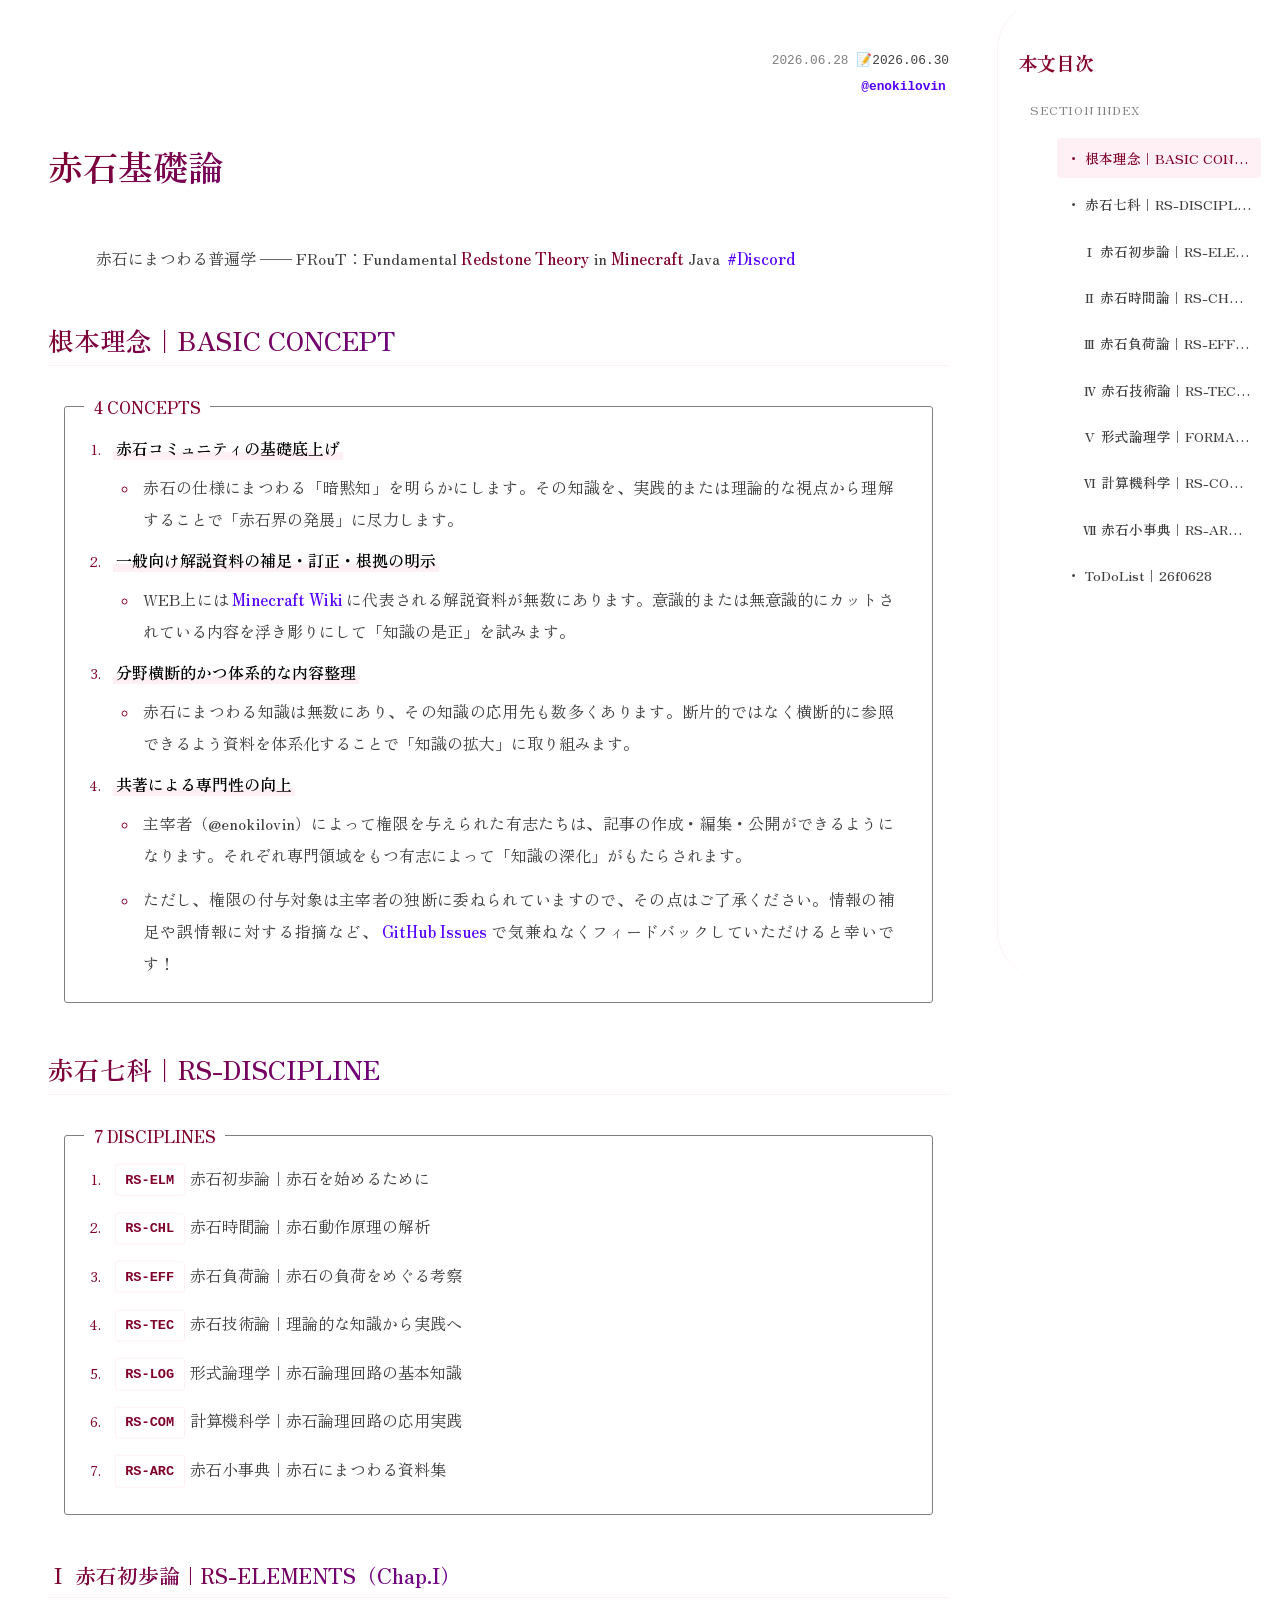
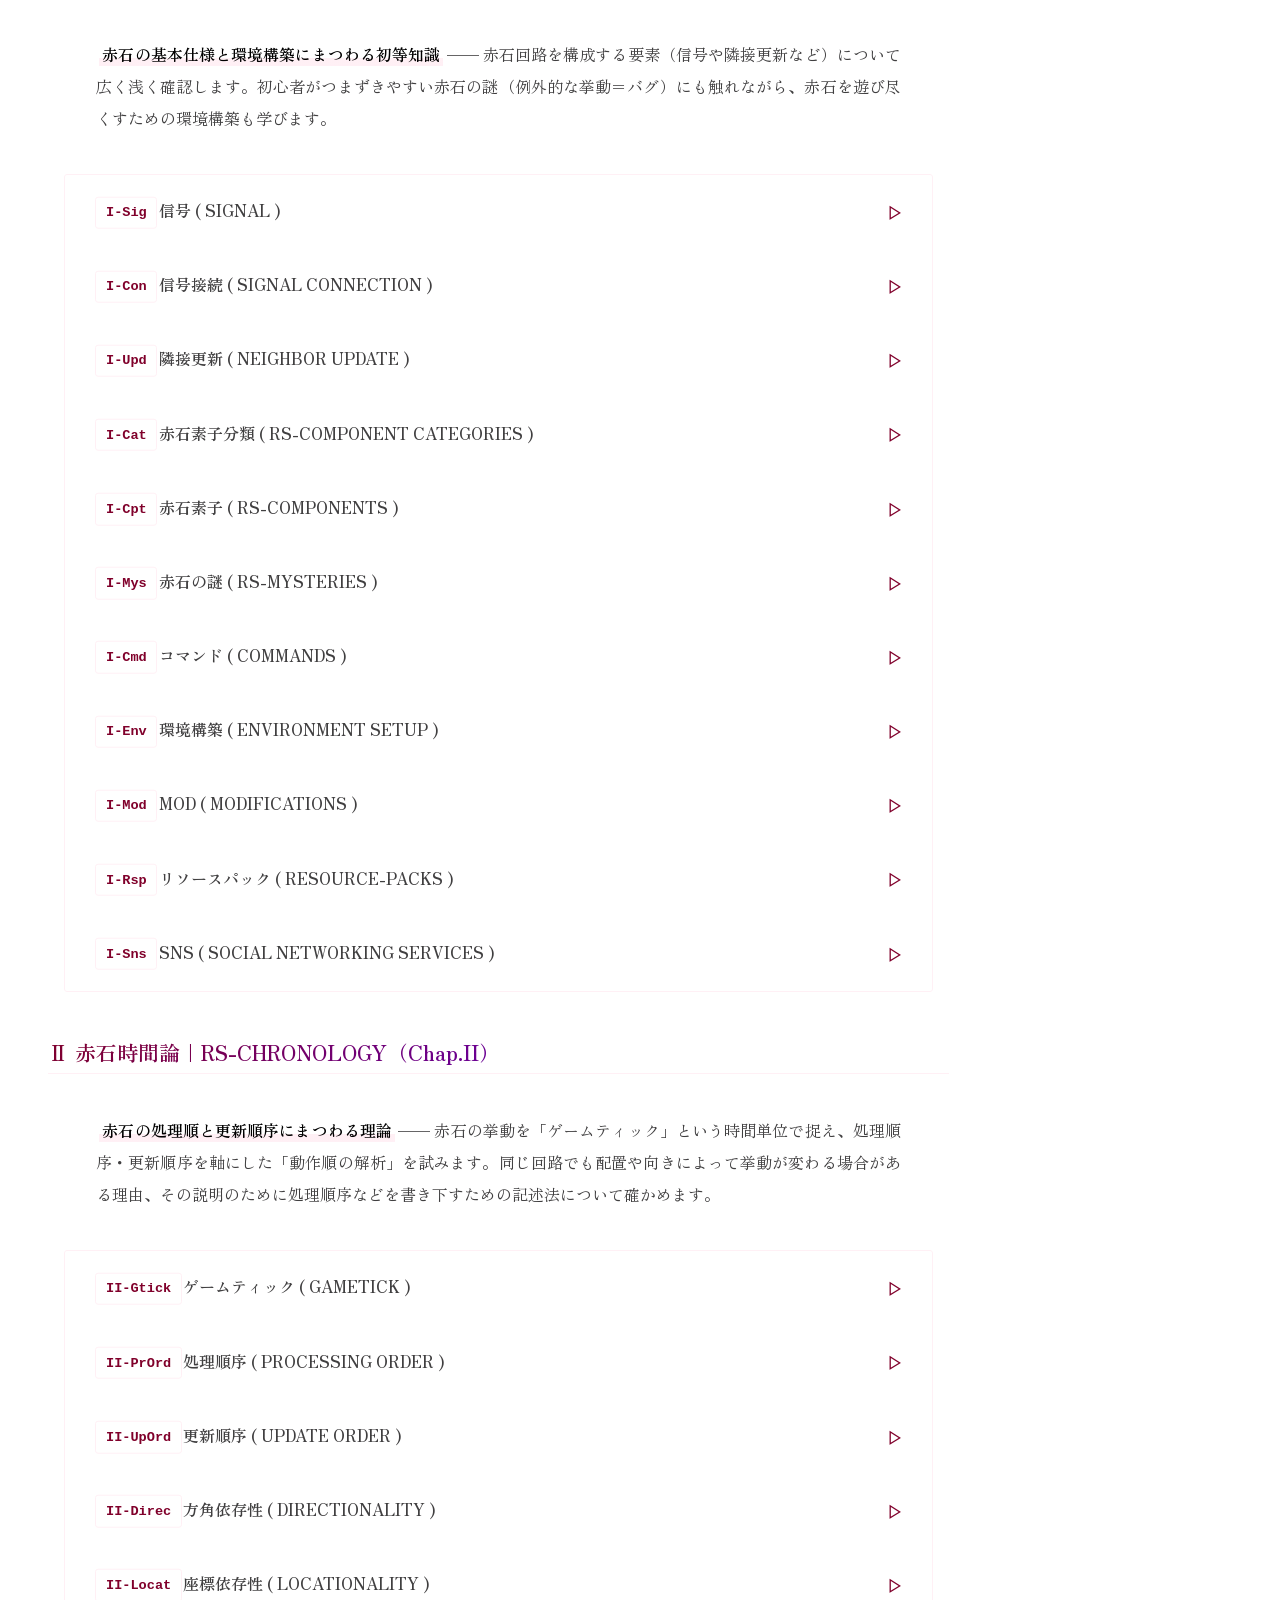
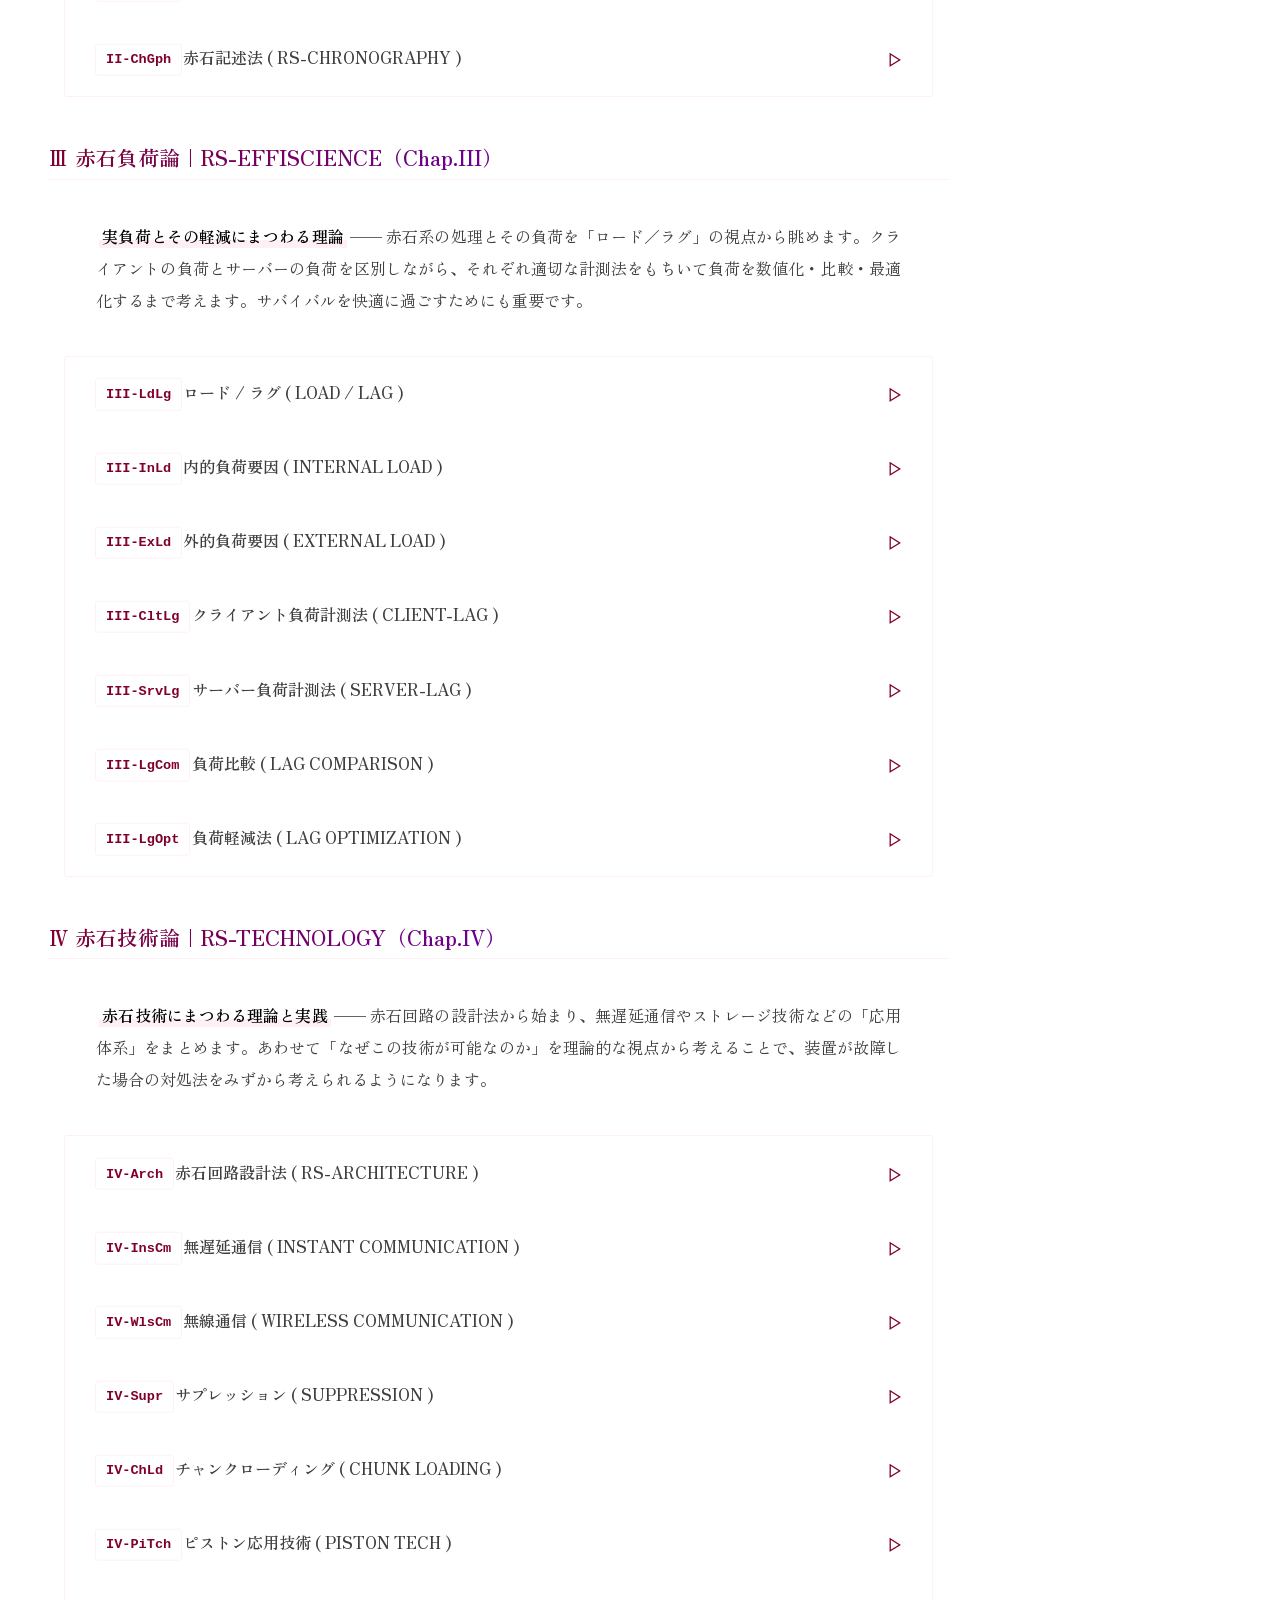
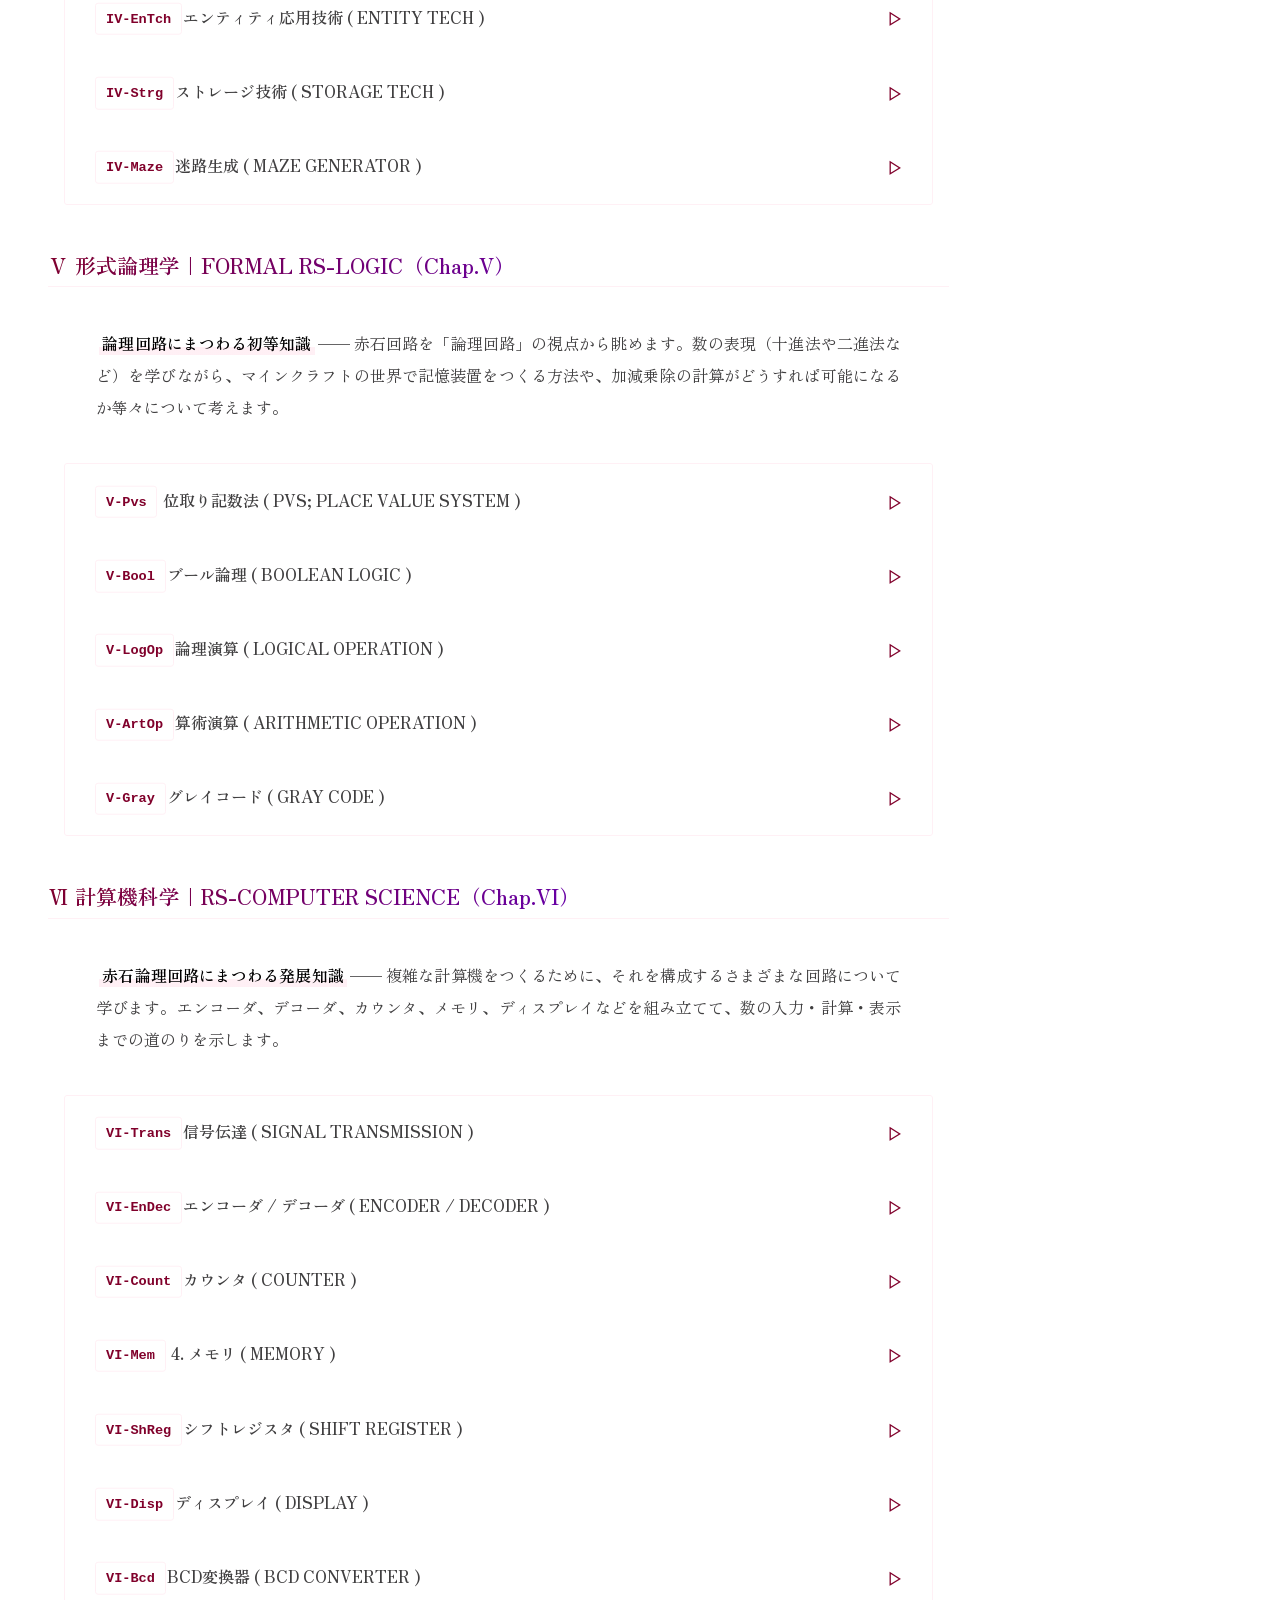
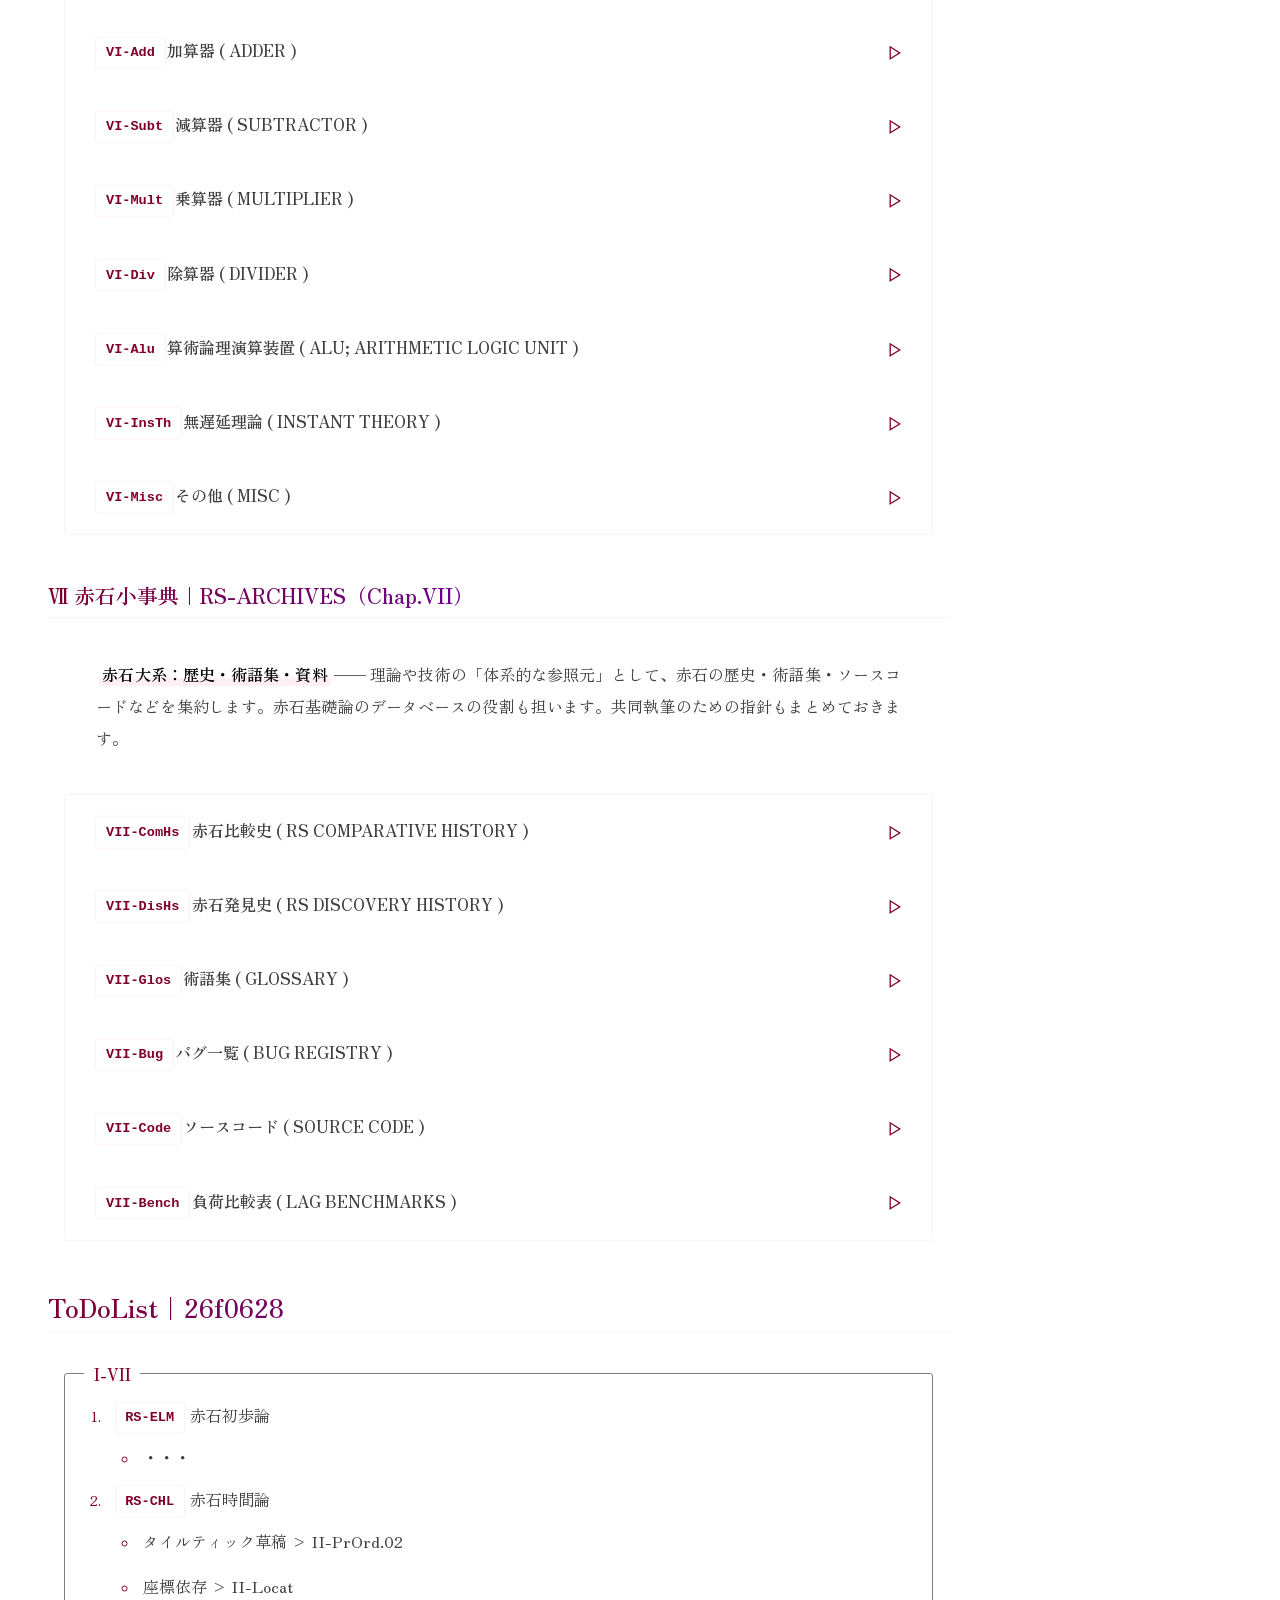
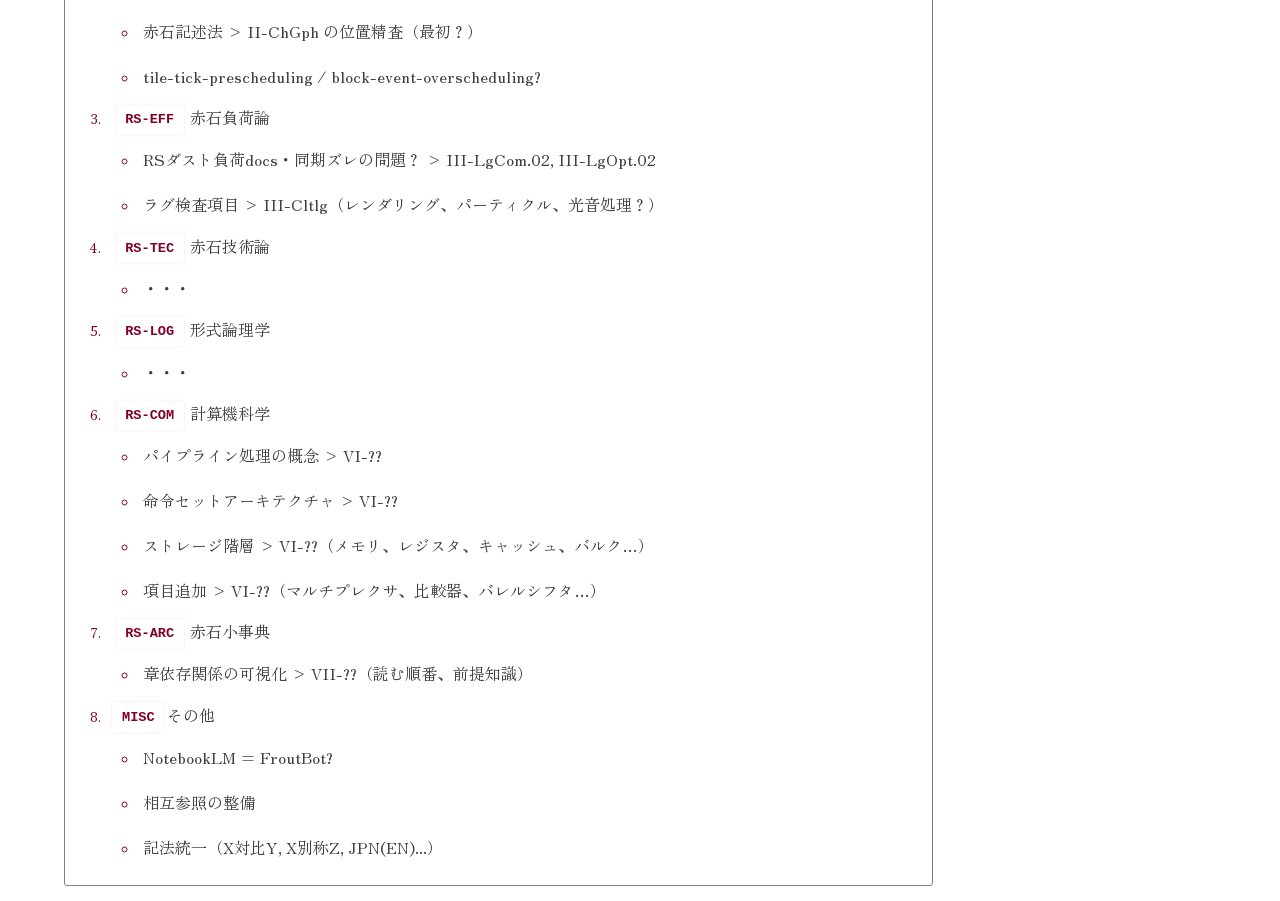
<file: index.html>
<!DOCTYPE html>
<html lang="ja">
<head>
    <meta charset="UTF-8">
    <meta name="viewport" content="width=device-width, initial-scale=1.0">
    <title>赤石基礎論｜Frout</title>
    <link rel="stylesheet" href="./css/frout-style.css">
    <script src="./js/frout-script.js" defer></script>
</head>
<body>

    <header>
        <div class="frout-timestamp">
            <time datetime="2026-06-28">2026.06.28</time>
            <time datetime="2026-06-30">📝2026.06.30</time>
            <br><a href="https://x.com/enokilovin" target="_blank" rel="noopener noreferrer">@enokilovin</a>
        </div>
        <h1>赤石基礎論</h1>
        <p>赤石にまつわる普遍学 —— FRouT：Fundamental <strong>Redstone Theory</strong> in <strong>Minecraft</strong> Java <a href="https://enokilovin.github.io/ArcFrout/misc/invitation" target="_blank" rel="noopener noreferrer">#Discord</a></p>
    </header>

    <section>
        <h2 id="basic-concept">根本理念｜BASIC CONCEPT</h2>
        <div class="frout-list">
            <div>4 CONCEPTS</div>
            <ol>
                <li><mark>赤石コミュニティの基礎底上げ</mark>
                    <ul>
                        <li>赤石の仕様にまつわる「暗黙知」を明らかにします。その知識を、実践的または理論的な視点から理解することで「赤石界の発展」に尽力します。</li>
                    </ul>
                </li>
                <li><mark>一般向け解説資料の補足・訂正・根拠の明示</mark>
                    <ul>
                        <li>WEB上には<a href="https://minecraft.wiki/" target="_blank" rel="noopener noreferrer">Minecraft Wiki</a>に代表される解説資料が無数にあります。意識的または無意識的にカットされている内容を浮き彫りにして「知識の是正」を試みます。</li>
                    </ul>
                </li>
                <li><mark>分野横断的かつ体系的な内容整理</mark>
                    <ul>
                        <li>赤石にまつわる知識は無数にあり、その知識の応用先も数多くあります。断片的ではなく横断的に参照できるよう資料を体系化することで「知識の拡大」に取り組みます。</li>
                    </ul>
                </li>
                <li><mark>共著による専門性の向上</mark>
                    <ul>
                        <li>主宰者（@enokilovin）によって権限を与えられた有志たちは、記事の作成・編集・公開ができるようになります。それぞれ専門領域をもつ有志によって「知識の深化」がもたらされます。</li>
                        <li>ただし、権限の付与対象は主宰者の独断に委ねられていますので、その点はご了承ください。情報の補足や誤情報に対する指摘など、<a href="https://github.com/enokilovin/arcfrout/issues" target="_blank" rel="noopener noreferrer">GitHub Issues</a>で気兼ねなくフィードバックしていただけると幸いです！</li>
                    </ul>
                </li>
            </ol>
        </div>
    </section>

    <section>
        <h2 id="7-disciplines">赤石七科｜RS-DISCIPLINE</h2>
        <div class="frout-list">
            <div>7 DISCIPLINES</div>
            <ol>
                <li><a href="#rs-elm"><span class="badge-xref">RS-ELM</span></a>赤石初歩論｜赤石を始めるために</li>
                <li><a href="#rs-chl"><span class="badge-xref">RS-CHL</span></a>赤石時間論｜赤石動作原理の解析</li>
                <li><a href="#rs-eff"><span class="badge-xref">RS-EFF</span></a>赤石負荷論｜赤石の負荷をめぐる考察</li>
                <li><a href="#rs-tec"><span class="badge-xref">RS-TEC</span></a>赤石技術論｜理論的な知識から実践へ</li>
                <li><a href="#rs-log"><span class="badge-xref">RS-LOG</span></a>形式論理学｜赤石論理回路の基本知識</li>
                <li><a href="#rs-com"><span class="badge-xref">RS-COM</span></a>計算機科学｜赤石論理回路の応用実践</li>
                <li><a href="#rs-arc"><span class="badge-xref">RS-ARC</span></a>赤石小事典｜赤石にまつわる資料集</li>
            </ol>
        </div>

        <h3 id="rs-elm">Ⅰ 赤石初歩論｜RS-ELEMENTS（Chap.I）</h3>
        <p><mark>赤石の基本仕様と環境構築にまつわる初等知識</mark>—— 赤石回路を構成する要素（信号や隣接更新など）について広く浅く確認します。初心者がつまずきやすい赤石の謎（例外的な挙動＝バグ）にも触れながら、赤石を遊び尽くすための環境構築も学びます。</p>
        <div class="frout-accordion">
            <details>
                <summary><span class="badge-xref">I-Sig</span>信号 ( SIGNAL )</summary>
                <p>赤石の信号について、ON/OFFの概念や信号強度、動力源化と活性化の違いといった視点から眺めます。</p>
            </details>
            <details>
                <summary><span class="badge-xref">I-Con</span>信号接続 ( SIGNAL CONNECTION )</summary>
                <p>信号の伝わり方について、直接的または間接的な接続方法の違いを理解します。</p>
            </details>
            <details>
                <summary><span class="badge-xref">I-Upd</span>隣接更新 ( NEIGHBOR UPDATE )</summary>
                <p>ブロックの状態変化がまわりに伝播する「アップデート」の仕組みを紐解きます。</p>
            </details>
            <details>
                <summary><span class="badge-xref">I-Cat</span>赤石素子分類 ( RS-COMPONENT CATEGORIES )</summary>
                <p>ブロックの性質にもとづいて赤石素子を分類します。</p>
            </details>
            <details>
                <summary><span class="badge-xref">I-Cpt</span>赤石素子 ( RS-COMPONENTS )</summary>
                <p>リピーターやピストンなどの赤石素子にまつわる個別仕様をまとめます。</p>
            </details>
            <details>
                <summary><span class="badge-xref">I-Mys</span>赤石の謎 ( RS-MYSTERIES )</summary>
                <p>方角依存、準接続、透過ブロックの挙動など、直感に反する仕様について理解することで、実践的な力を身につけます。</p>
            </details>
            <details>
                <summary><span class="badge-xref">I-Cmd</span>コマンド ( COMMANDS )</summary>
                <p>赤石回路の開発やその検証に役立つ必須コマンドを紹介します。</p>
            </details>
            <details>
                <summary><span class="badge-xref">I-Env</span>環境構築 ( ENVIRONMENT SETUP )</summary>
                <p>赤石用ワールドの構築からルール設定まで把握して、開発に最適な環境を整えます。</p>
            </details>
            <details>
                <summary><span class="badge-xref">I-Mod</span>MOD ( MODIFICATIONS )</summary>
                <p>Carpet, Litematica, MiniHUDなど、赤石の開発と検証を最大限補助するMODについて紹介します。</p>
            </details>
            <details>
                <summary><span class="badge-xref">I-Rsp</span>リソースパック ( RESOURCE-PACKS )</summary>
                <p>信号強度の可視化やブロックの設置方向の判別など、視認性を上げて開発効率を高めるリソースパックについて紹介します。</p>
            </details>
            <details>
                <summary><span class="badge-xref">I-Sns</span>SNS ( SOCIAL NETWORKING SERVICES )</summary>
                <p>国内外の赤石コミュニティを知り、情報を収集して、知見を共有する方法についてまとめています。</p>
            </details>
        </div>

        <h3 id="rs-chl">Ⅱ 赤石時間論｜RS-CHRONOLOGY（Chap.II）</h3>
        <p><mark>赤石の処理順と更新順序にまつわる理論</mark>—— 赤石の挙動を「ゲームティック」という時間単位で捉え、処理順序・更新順序を軸にした「動作順の解析」を試みます。同じ回路でも配置や向きによって挙動が変わる場合がある理由、その説明のために処理順序などを書き下すための記述法について確かめます。</p>
        <div class="frout-accordion">
            <details>
                <summary><span class="badge-xref">II-Gtick</span>ゲームティック ( GAMETICK )</summary>
                <p>時間の基本単位であるゲームティック（gt）について、リアルタイムとの違いや各フェーズなどに触れながら理解を深めます。</p>
            </details>
            <details>
                <summary><span class="badge-xref">II-PrOrd</span>処理順序 ( PROCESSING ORDER )</summary>
                <p>同一ティック内における各処理フェーズ（PI, ST, BE, EN, TE）の実行サイクルを詳述します。</p>
            </details>
            <details>
                <summary><span class="badge-xref">II-UpOrd</span>更新順序 ( UPDATE ORDER )</summary>
                <p>同一フェーズ内で複数のブロックが同時に動くとき、何が優先されるかをアップデートの順序という視点から眺めます。</p>
            </details>
            <details>
                <summary><span class="badge-xref">II-Direc</span>方角依存性 ( DIRECTIONALITY )</summary>
                <p>「装置を90度回転すると故障する」といった方角にまつわる動作模様の違いとその対処法を、アップデートの送受信から紐解きます。</p>
            </details>
            <details>
                <summary><span class="badge-xref">II-Locat</span>座標依存性 ( LOCATIONALITY )</summary>
                <p>「装置の場所を移すと故障する」といった位置座標にまつわる動作模様の違いとその対処法を、HashSetという仕組みから紐解きます。</p>
            </details>
            <details>
                <summary><span class="badge-xref">II-ChGph</span>赤石記述法 ( RS-CHRONOGRAPHY )</summary>
                <p>複雑な処理順や更新順を正確に言語化（可視化）するために考案された、タイムライン形式での専用記法「RSC」を紹介します。</p>
            </details>
        </div>

        <h3 id="rs-eff">Ⅲ 赤石負荷論｜RS-EFFISCIENCE（Chap.III）</h3>
        <p><mark>実負荷とその軽減にまつわる理論</mark>—— 赤石系の処理とその負荷を「ロード／ラグ」の視点から眺めます。クライアントの負荷とサーバーの負荷を区別しながら、それぞれ適切な計測法をもちいて負荷を数値化・比較・最適化するまで考えます。サバイバルを快適に過ごすためにも重要です。</p>
        <div class="frout-accordion">
            <details>
                <summary><span class="badge-xref">III-LdLg</span>ロード / ラグ ( LOAD / LAG )</summary>
                <p>負荷の分類から始めて、それぞれの負荷の影響（ラグ）や計測法について理解します。</p>
            </details>
            <details>
                <summary><span class="badge-xref">III-InLd</span>内的負荷要因 ( INTERNAL LOAD )</summary>
                <p>赤石素子、光や音、チャンクにまつわる処理など、ワールド内部で発生する処理の負荷要因を探ります。</p>
            </details>
            <details>
                <summary><span class="badge-xref">III-ExLd</span>外的負荷要因 ( EXTERNAL LOAD )</summary>
                <p>オートセーブ、バージョンの違い、MODの有無など、ワールド外部で起こりうる処理の負荷要因を探ります。</p>
            </details>
            <details>
                <summary><span class="badge-xref">III-CltLg</span>クライアント負荷計測法 ( CLIENT-LAG )</summary>
                <p>画面のレンダリングやパーティクル処理などがクライアント側に与える負荷を計測します。</p>
            </details>
            <details>
                <summary><span class="badge-xref">III-SrvLg</span>サーバー負荷計測法 ( SERVER-LAG )</summary>
                <p>アップデート送信数や信号源探索、形状変化、当たり判定の変化などがサーバー側に与える負荷を計測します。</p>
            </details>
            <details>
                <summary><span class="badge-xref">III-LgCom</span>負荷比較 ( LAG COMPARISON )</summary>
                <p>さまざまな負荷を各素子や各環境のレベルで比較してまとめることで、次の負荷軽減法に繋げていきます。</p>
            </details>
            <details>
                <summary><span class="badge-xref">III-LgOpt</span>負荷軽減法 ( LAG OPTIMIZATION )</summary>
                <p>以上の検証にもとづき素子の置き換えやMODを用いるなどして、総合的な負荷軽減策を提案します。</p>
            </details>
        </div>

        <h3 id="rs-tec">Ⅳ 赤石技術論｜RS-TECHNOLOGY（Chap.IV）</h3>
        <p><mark>赤石技術にまつわる理論と実践</mark>—— 赤石回路の設計法から始まり、無遅延通信やストレージ技術などの「応用体系」をまとめます。あわせて「なぜこの技術が可能なのか」を理論的な視点から考えることで、装置が故障した場合の対処法をみずから考えられるようになります。</p>
        <div class="frout-accordion">
            <details>
                <summary><span class="badge-xref">IV-Arch</span>赤石回路設計法 ( RS-ARCHITECTURE )</summary>
                <p>赤石回路設計における小型化、高速化、並列化、サバイバルでの壊れにくさ、動作デバッグの手法などをまとめています。</p>
            </details>
            <details>
                <summary><span class="badge-xref">IV-InsCm</span>無遅延通信 ( INSTANT COMMUNICATION )</summary>
                <p>リピーター、レール、コンパレーターなどを利用して、信号を無遅延で（瞬時に）伝える技術について解説します。</p>
            </details>
            <details>
                <summary><span class="badge-xref">IV-WlsCm</span>無線通信 ( WIRELESS COMMUNICATION )</summary>
                <p>日照センサーやアイテムエンティティ等を利用したワイヤレス通信法について解説します。</p>
            </details>
            <details>
                <summary><span class="badge-xref">IV-Supr</span>サプレッション ( SUPPRESSION )</summary>
                <p>アップデートのサプレッションやスキップなど、ゲームの更新処理を意図的に抑制・遮断する高度な技術を扱います。</p>
            </details>
            <details>
                <summary><span class="badge-xref">IV-ChLd</span>チャンクローディング ( CHUNK LOADING )</summary>
                <p>特定回路をつねに動作させるためのチャンク読み込み維持技術について理解を深めます。</p>
            </details>
            <details>
                <summary><span class="badge-xref">IV-PiTch</span>ピストン応用技術 ( PISTON TECH )</summary>
                <p>自動ドア、エレベーター、フライングマシン、ピストンボルトなどのピストンにまつわる応用技術について紹介します。</p>
            </details>
            <details>
                <summary><span class="badge-xref">IV-EnTch</span>エンティティ応用技術 ( ENTITY TECH )</summary>
                <p>レール増殖やTNT増殖、TNTキャノンや3Dディスプレイなどのエンティティにまつわる応用技術を紹介します。</p>
            </details>
            <details>
                <summary><span class="badge-xref">IV-Strg</span>ストレージ技術 ( STORAGE TECH )</summary>
                <p>水流、ホッパー、ドロッパー、論理回路などを複合的に組み合わせた、高度なアイテム輸送・保管技術を紹介します。</p>
            </details>
            <details>
                <summary><span class="badge-xref">IV-Maze</span>迷路生成 ( MAZE GENERATOR )</summary>
                <p>赤石回路のみでアルゴリズムを処理し、自動で迷路を生成する回路の仕組みを明らかにします。</p>
            </details>
        </div>

        <h3 id="rs-log">Ⅴ 形式論理学｜FORMAL RS-LOGIC（Chap.V）</h3>
        <p><mark>論理回路にまつわる初等知識</mark>—— 赤石回路を「論理回路」の視点から眺めます。数の表現（十進法や二進法など）を学びながら、マインクラフトの世界で記憶装置をつくる方法や、加減乗除の計算がどうすれば可能になるか等々について考えます。</p>
        <div class="frout-accordion">
            <details>
                <summary><span class="badge-xref">V-Pvs</span> 位取り記数法 ( PVS; PLACE VALUE SYSTEM )</summary>
                <p>赤石で「数」を扱うために、2進数、10進数、16進数、2進化10進数（BCD）の表現方法を学びます。</p>
            </details>
            <details>
                <summary><span class="badge-xref">V-Bool</span>ブール論理 ( BOOLEAN LOGIC )</summary>
                <p>真と偽という論理の世界を「数」の世界に繋ぎ合わせる、論理演算の基礎を扱います。</p>
            </details>
            <details>
                <summary><span class="badge-xref">V-LogOp</span>論理演算 ( LOGICAL OPERATION )</summary>
                <p>組み合わせ論理（AND, OR, NOTなど）による演算と、順序論理による記憶の仕組みを解説します。</p>
            </details>
            <details>
                <summary><span class="badge-xref">V-ArtOp</span>算術演算 ( ARITHMETIC OPERATION )</summary>
                <p>加減乗除を赤石で実現する方法や、実数の表現方法を紹介します。</p>
            </details>
            <details>
                <summary><span class="badge-xref">V-Gray</span>グレイコード ( GRAY CODE )</summary>
                <p>エラーに強い符号化技術の概要を学びます。</p>
            </details>
        </div>

        <h3 id="rs-com">Ⅵ 計算機科学｜RS-COMPUTER SCIENCE（Chap.VI）</h3>
        <p><mark>赤石論理回路にまつわる発展知識</mark>—— 複雑な計算機をつくるために、それを構成するさまざまな回路について学びます。エンコーダ、デコーダ、カウンタ、メモリ、ディスプレイなどを組み立てて、数の入力・計算・表示までの道のりを示します。</p>
        <div class="frout-accordion">
            <details>
                <summary><span class="badge-xref">VI-Trans</span>信号伝達 ( SIGNAL TRANSMISSION )</summary>
                <p>各数値表現、各パルス長、直列並列、無遅延の信号伝達などについて理解を深めます。</p>
            </details>
            <details>
                <summary><span class="badge-xref">VI-EnDec</span>エンコーダ / デコーダ ( ENCODER / DECODER )</summary>
                <p>データの圧縮や復元、相互変換などをおこなう回路を設計します。</p>
            </details>
            <details>
                <summary><span class="badge-xref">VI-Count</span>カウンタ ( COUNTER )</summary>
                <p>パルスを検出するたびに、内部の数値を1ずつ加算・維持する回路を設計します。</p>
            </details>
            <details>
                <summary><span class="badge-xref">VI-Mem</span> 4. メモリ ( MEMORY )</summary>
                <p>データを一時的あるいは永続的に保持する記憶装置を設計します。</p>
            </details>
            <details>
                <summary><span class="badge-xref">VI-ShReg</span>シフトレジスタ ( SHIFT REGISTER )</summary>
                <p>データを一定方向にシフトさせる記憶装置を設計します。</p>
            </details>
            <details>
                <summary><span class="badge-xref">VI-Disp</span>ディスプレイ ( DISPLAY )</summary>
                <p>7セグメント、16セグメント、ビットマップによるデータのディスプレイ装置を設計します。</p>
            </details>
            <details>
                <summary><span class="badge-xref">VI-Bcd</span>BCD変換器 ( BCD CONVERTER )</summary>
                <p>計算しやすい2進数と、ディスプレイに表示しやすい10進数、この中間にある「2進化10進数（BCD）」にデータを変換する装置を設計します。</p>
            </details>
            <details>
                <summary><span class="badge-xref">VI-Add</span>加算器 ( ADDER )</summary>
                <p>赤石で「加算」を実現するための半加算器や全加算器を知ったうえで、CLAやCCAなどの計算高速化技術を学びます。</p>
            </details>
            <details>
                <summary><span class="badge-xref">VI-Subt</span>減算器 ( SUBTRACTOR )</summary>
                <p>補数表現などを利用して、加算器をベースに減算を実現する回路を設計します。</p>
            </details>
            <details>
                <summary><span class="badge-xref">VI-Mult</span>乗算器 ( MULTIPLIER )</summary>
                <p>加算の反復やシフト演算によって、赤石で乗算を実現します。</p>
            </details>
            <details>
                <summary><span class="badge-xref">VI-Div</span>除算器 ( DIVIDER )</summary>
                <p>減算の反復やシフト演算によって、赤石で除算を実現します。</p>
            </details>
            <details>
                <summary><span class="badge-xref">VI-Alu</span>算術論理演算装置 ( ALU; ARITHMETIC LOGIC UNIT )</summary>
                <p>さまざまな演算を総合的に処理する、計算機の中枢を構築します。</p>
            </details>
            <details>
                <summary><span class="badge-xref">VI-InsTh</span>無遅延理論 ( INSTANT THEORY )</summary>
                <p>無遅延計算機の仕組みを理解します。</p>
            </details>
            <details>
                <summary><span class="badge-xref">VI-Misc</span>その他 ( MISC )</summary>
                <p>その他、計算機科学のカテゴリに属する応用回路をまとめます。</p>
            </details>
        </div>

        <h3 id="rs-arc">Ⅶ 赤石小事典｜RS-ARCHIVES（Chap.VII）</h3>
        <p><mark>赤石大系：歴史・術語集・資料</mark>—— 理論や技術の「体系的な参照元」として、赤石の歴史・術語集・ソースコードなどを集約します。赤石基礎論のデータベースの役割も担います。共同執筆のための指針もまとめておきます。</p>
        <div class="frout-accordion">
            <details>
                <summary><span class="badge-xref">VII-ComHs</span>赤石比較史 ( RS COMPARATIVE HISTORY )</summary>
                <p>Java版と統合版の仕様差異（パリティ）や、バージョン移行にともなう歴史の変遷、世界各国の赤石情勢を扱います。</p>
            </details>
            <details>
                <summary><span class="badge-xref">VII-DisHs</span>赤石発見史 ( RS DISCOVERY HISTORY )</summary>
                <p>無線通信などの歴史的な技術が発見された経緯をまとめています。</p>
            </details>
            <details>
                <summary><span class="badge-xref">VII-Glos</span>術語集 ( GLOSSARY )</summary>
                <p>赤石界隈で登場する用語の定義、訳語の索引や略語の対応表もまとめる辞書です。</p>
            </details>
            <details>
                <summary><span class="badge-xref">VII-Bug</span>バグ一覧 ( BUG REGISTRY )</summary>
                <p>開発するうえで知っておくべき「例外的仕様」をまとめます。</p>
            </details>
            <details>
                <summary><span class="badge-xref">VII-Code</span>ソースコード ( SOURCE CODE )</summary>
                <p>ゲーム内コードの解析方法やその注意点をまとめます。</p>
            </details>
            <details>
                <summary><span class="badge-xref">VII-Bench</span>負荷比較表 ( LAG BENCHMARKS )</summary>
                <p>赤石素子の負荷を測定、一覧化したベンチマーク資料です。</p>
            </details>
        </div>
    </section>

    <section>
        <h2 id="to-do-list">ToDoList｜26f0628</h2>
        <div class="frout-list">
            <div>I-VII</div>
            <ol>
                <li><a href="#rs-elm"><span class="badge-xref">RS-ELM</span></a>赤石初歩論
                    <ul>
                        <li>・・・</li>
                    </ul>
                </li>
                <li><a href="#rs-chl"><span class="badge-xref">RS-CHL</span></a>赤石時間論
                    <ul>
                        <li>タイルティック草稿 > II-PrOrd.02</li>
                        <li>座標依存 > II-Locat</li>
                        <li>赤石記述法 > II-ChGph の位置精査（最初？）</li>
                        <li>tile-tick-prescheduling / block-event-overscheduling?</li>
                    </ul>
                </li>
                <li><a href="#rs-eff"><span class="badge-xref">RS-EFF</span></a>赤石負荷論
                    <ul>
                        <li>RSダスト負荷docs・同期ズレの問題？ > III-LgCom.02, III-LgOpt.02</li>
                        <li>ラグ検査項目 > III-Cltlg（レンダリング、パーティクル、光音処理？）</li>
                    </ul>
                </li>
                <li><a href="#rs-tec"><span class="badge-xref">RS-TEC</span></a>赤石技術論
                    <ul>
                        <li>・・・</li>
                    </ul>
                </li>
                <li><a href="#rs-log"><span class="badge-xref">RS-LOG</span></a>形式論理学
                    <ul>
                        <li>・・・</li>
                    </ul>
                </li>
                <li><a href="#rs-com"><span class="badge-xref">RS-COM</span></a>計算機科学
                    <ul>
                        <li>パイプライン処理の概念 > VI-??</li>
                        <li>命令セットアーキテクチャ > VI-??</li>
                        <li>ストレージ階層 > VI-??（メモリ、レジスタ、キャッシュ、バルク…）</li>
                        <li>項目追加 > VI-??（マルチプレクサ、比較器、バレルシフタ…）</li>
                    </ul>
                </li>
                <li><a href="#rs-arc"><span class="badge-xref">RS-ARC</span></a>赤石小事典
                    <ul>
                        <li>章依存関係の可視化 > VII-??（読む順番、前提知識）</li>
                    </ul>
                </li>
                <li><span class="badge-xref">MISC</span>その他
                    <ul>
                        <li>NotebookLM = FroutBot?</li>
                        <li>相互参照の整備</li>
                        <li>記法統一（X対比Y, X別称Z, JPN(EN)...）</li>
                    </ul>
                </li>
            </ol>
        </div>
    </section>

</body>
</html>
</file>
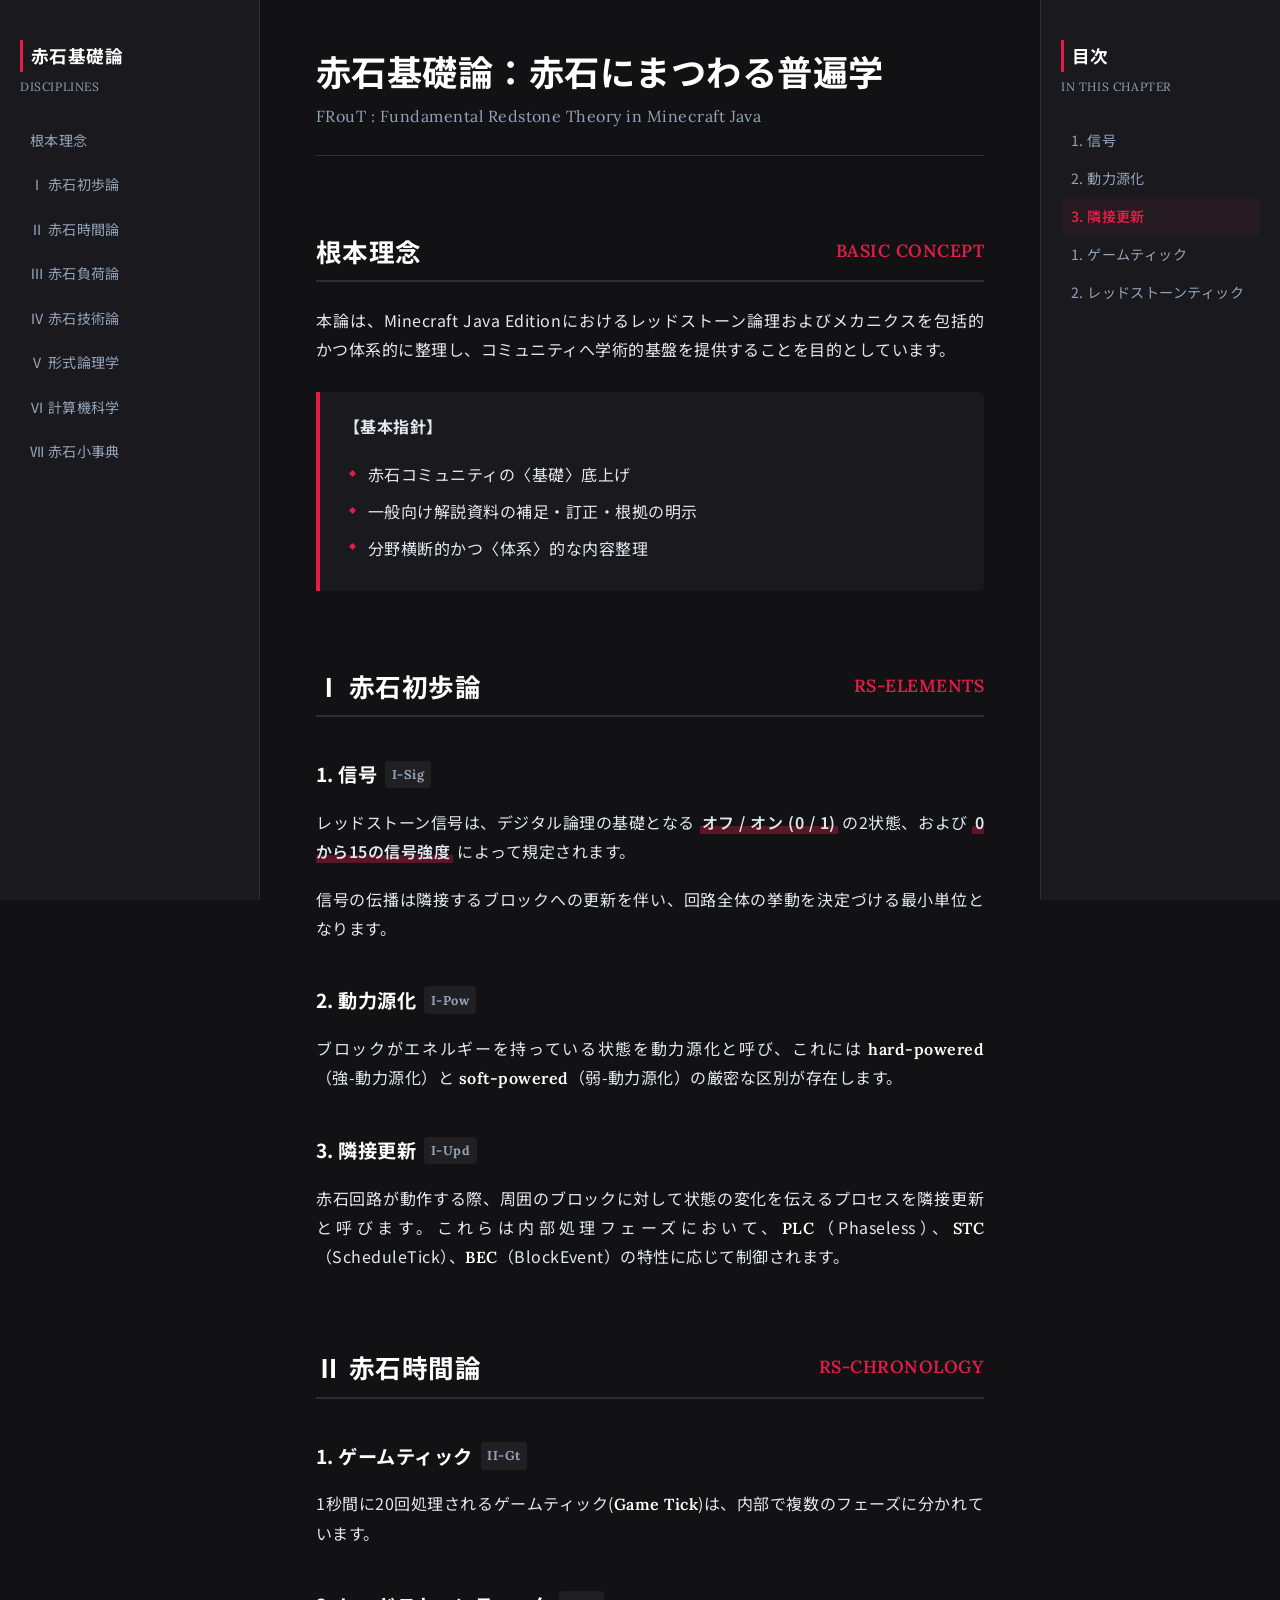
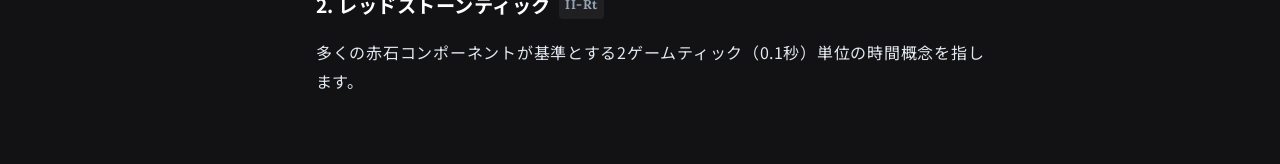
<file: index_old.html>
<!DOCTYPE html>
<html lang="ja">
<head>
    <meta charset="UTF-8">
    <meta name="viewport" content="width=device-width, initial-scale=1.0">
    <title>赤石基礎論：赤石にまつわる普遍学 | FRouT</title>
    <link rel="preconnect" href="https://fonts.googleapis.com">
    <link rel="preconnect" href="https://fonts.gstatic.com" crossorigin>
    <link href="https://fonts.googleapis.com/css2?family=Lora:ital,wght@0,400;0,600;1,400&family=Noto+Sans+JP:wght@400;500;700&display=swap" rel="stylesheet">
    
    <style>
        /* ==========================================
           1. 変数定義と共通設定
           ========================================== */
        :root {
            --bg-primary: #121214;       /* メイン背景色 */
            --bg-secondary: #1a1a1e;     /* 左右のサイドバー背景色 */
            --text-main: #e2e8f0;        /* 主要文字色 */
            --text-muted: #94a3b8;       /* 補足文字色 */
            --accent-red: #e11d48;       /* レッドストーン・コアレッド */
            --marker-color: rgba(225, 29, 72, 0.35); /* 蛍光マーカーの色 */
            --font-serif: 'Lora', serif;
            --font-sans: 'Noto Sans JP', sans-serif;
            
            /* カラム幅の設定 */
            --sidebar-left-width: 260px;
            --sidebar-right-width: 240px;
        }

        * {
            box-sizing: border-box;
            margin: 0;
            padding: 0;
        }

        html {
            scroll-behavior: smooth; /* スムーズスクロール有効化 */
        }

        body {
            background-color: var(--bg-primary);
            color: var(--text-main);
            font-family: var(--font-sans);
            line-height: 1.8;
            letter-spacing: 0.03em;
            display: flex;
            justify-content: center; /* 画面中央にコンテンツを寄せる */
        }

        /* ==========================================
           2. 3カラム・レイアウト構造
           ========================================== */
        .site-container {
            display: flex;
            width: 100%;
            max-width: 1400px; /* ワイド画面でも広がりすぎないように制限 */
            min-height: 100vh;
        }

        /* 【左列】大枠の目次 */
        .sidebar-left {
            width: var(--sidebar-left-width);
            height: 100vh;
            background-color: var(--bg-secondary);
            position: sticky;
            top: 0;
            padding: 2.5rem 1.25rem;
            overflow-y: auto;
            border-right: 1px solid #2d2d34;
            flex-shrink: 0; /* 幅を固定 */
        }

        /* 【中央列】メイン文書エリア */
        .main-content {
            flex: 1;
            max-width: 800px; /* 本文が読みやすい最適な横幅 */
            padding: 3rem 3.5rem;
            overflow-x: hidden;
        }

        /* 【右列】開いている文書の詳細目次 */
        .sidebar-right {
            width: var(--sidebar-right-width);
            height: 100vh;
            background-color: var(--bg-secondary);
            position: sticky;
            top: 0;
            padding: 2.5rem 1.25rem;
            overflow-y: auto;
            border-left: 1px solid #2d2d34;
            flex-shrink: 0; /* 幅を固定 */
        }

        /* ==========================================
           3. レスポンシブ対応（画面を狭めたときの挙動）
           ========================================== */
        /* タブレット・半画面サイズ：右側の詳細目次を非表示に */
        @media (max-width: 1200px) {
            .sidebar-right {
                display: none;
            }
        }

        /* スマホ・完全な半画面サイズ：左側の目次も非表示にして中央だけに */
        @media (max-width: 850px) {
            .sidebar-left {
                display: none;
            }
            .main-content {
                padding: 2rem 1.5rem; /* スマホ用に余白を狭める */
            }
        }

        /* ==========================================
           4. パーツ・装飾デザイン
           ========================================== */
        /* サイドバー共通のタイトル */
        .sidebar-title {
            font-size: 1.1rem;
            font-weight: 700;
            color: #fff;
            margin-bottom: 0.25rem;
            border-left: 3px solid var(--accent-red);
            padding-left: 0.5rem;
        }

        .sidebar-subtitle {
            font-family: var(--font-serif);
            font-size: 0.75rem;
            color: var(--text-muted);
            margin-bottom: 1.5rem;
            text-transform: uppercase;
            letter-spacing: 0.05em;
        }

        /* ナビゲーションリンク */
        .nav-list {
            list-style: none;
        }

        .nav-item {
            margin-bottom: 0.4rem;
        }

        .nav-link {
            color: var(--text-muted);
            text-decoration: none;
            font-size: 0.88rem;
            display: block;
            padding: 0.4rem 0.6rem;
            border-radius: 4px;
            transition: all 0.2s ease;
            white-space: nowrap;
            overflow: hidden;
            text-overflow: ellipsis; /* 長いタイトルは三点リーダーに */
        }

        .nav-link:hover {
            color: #fff;
            background-color: rgba(255, 255, 255, 0.04);
        }

        /* 【右側目次専用】アクティブな見出しの強調 */
        .nav-link.active {
            color: var(--accent-red);
            font-weight: 600;
            background-color: rgba(225, 29, 72, 0.05);
        }

        /* 本文の装飾 */
        .site-header {
            margin-bottom: 4rem;
            border-bottom: 1px solid #2d2d34;
            padding-bottom: 1.5rem;
        }

        h1 {
            font-size: 2.2rem;
            font-weight: 700;
            color: #fff;
            line-height: 1.3;
        }

        .subtitle {
            font-family: var(--font-serif);
            color: var(--text-muted);
            font-size: 1rem;
            margin-top: 0.5rem;
        }

        .chapter-title {
            font-size: 1.6rem;
            color: #fff;
            margin-top: 4.5rem;
            margin-bottom: 1.5rem;
            padding-bottom: 0.4rem;
            border-bottom: 2px solid #2d2d34;
            display: flex;
            align-items: center;
            justify-content: space-between;
        }

        .chapter-id {
            font-family: var(--font-serif);
            color: var(--accent-red);
            font-size: 1.1rem;
            font-weight: 600;
        }

        .section-title {
            font-size: 1.2rem;
            color: #fff;
            margin-top: 2.5rem;
            margin-bottom: 1rem;
            display: flex;
            align-items: center;
            gap: 0.5rem;
        }

        .section-code {
            font-family: var(--font-serif);
            font-size: 0.8rem;
            background: rgba(255, 255, 255, 0.06);
            padding: 0.15rem 0.4rem;
            border-radius: 4px;
            color: var(--text-muted);
        }

        p {
            margin-bottom: 1.25rem;
            color: var(--text-main);
            text-align: justify;
        }

        /* 編集ルール用：蛍光半マーカー */
        mark {
            background: linear-gradient(to bottom, transparent 65%, var(--marker-color) 65%);
            color: inherit;
            padding: 0 0.15rem;
            font-weight: 600;
        }

        /* 編集ルール用：格調高い箇条書きブロック */
        .styled-list {
            list-style: none;
            margin-bottom: 1.5rem;
            padding-left: 0.25rem;
        }

        .styled-list li {
            position: relative;
            padding-left: 1.25rem;
            margin-bottom: 0.5rem;
        }

        .styled-list li::before {
            content: "";
            position: absolute;
            left: 0.1rem;
            top: 0.65rem;
            width: 5px;
            height: 5px;
            background-color: var(--accent-red);
            transform: rotate(45deg);
        }

        /* 研究書・注記ブロック */
        .note-block {
            background-color: var(--bg-secondary);
            border-left: 4px solid var(--accent-red);
            padding: 1.25rem 1.5rem;
            margin: 1.75rem 0;
            border-radius: 0 6px 6px 0;
        }

        .note-block p:last-child {
            margin-bottom: 0;
        }

        .academic-term {
            font-family: var(--font-serif);
            font-weight: 600;
            color: #fff;
        }
    </style>
</head>
<body>

    <div class="site-container">

        <aside class="sidebar-left">
            <div class="sidebar-title">赤石基礎論</div>
            <div class="sidebar-subtitle">Disciplines</div>
            <nav>
                <ul class="nav-list">
                    <li class="nav-item"><a href="#concept" class="nav-link">根本理念</a></li>
                    <li class="nav-item"><a href="#chap1" class="nav-link">Ⅰ 赤石初歩論</a></li>
                    <li class="nav-item"><a href="#chap2" class="nav-link">Ⅱ 赤石時間論</a></li>
                    <li class="nav-item"><a href="#chap3" class="nav-link">Ⅲ 赤石負荷論</a></li>
                    <li class="nav-item"><a href="#chap4" class="nav-link">Ⅳ 赤石技術論</a></li>
                    <li class="nav-item"><a href="#chap5" class="nav-link">Ⅴ 形式論理学</a></li>
                    <li class="nav-item"><a href="#chap6" class="nav-link">Ⅵ 計算機科学</a></li>
                    <li class="nav-item"><a href="#chap7" class="nav-link">Ⅶ 赤石小事典</a></li>
                </ul>
            </nav>
        </aside>

        <main class="main-content">
            
            <header class="site-header">
                <h1>赤石基礎論：赤石にまつわる普遍学</h1>
                <div class="subtitle">FRouT : Fundamental Redstone Theory in Minecraft Java</div>
            </header>

            <section id="concept">
                <h2 class="chapter-title">
                    <span>根本理念</span>
                    <span class="chapter-id">BASIC CONCEPT</span>
                </h2>
                <p>本論は、Minecraft Java Editionにおけるレッドストーン論理およびメカニクスを包括的かつ体系的に整理し、コミュニティへ学術的基盤を提供することを目的としています。</p>
                
                <div class="note-block">
                    <p><strong>【基本指針】</strong></p>
                    <ul class="styled-list" style="margin-top: 0.5rem; margin-bottom: 0;">
                        <li>赤石コミュニティの〈基礎〉底上げ</li>
                        <li>一般向け解説資料の補足・訂正・根拠の明示</li>
                        <li>分野横断的かつ〈体系〉的な内容整理</li>
                    </ul>
                </div>
            </section>

            <section id="chap1">
                <h2 class="chapter-title">
                    <span>Ⅰ 赤石初歩論</span>
                    <span class="chapter-id">RS-ELEMENTS</span>
                </h2>
                
                <h3 class="section-title" id="sec1-1">
                    <span>1. 信号</span>
                    <span class="section-code">I-Sig</span>
                </h3>
                <p>レッドストーン信号は、デジタル論理の基礎となる <mark>オフ / オン (0 / 1)</mark> の2状態、および <mark>0から15の信号強度</mark> によって規定されます。</p>
                <p>信号の伝播は隣接するブロックへの更新を伴い、回路全体の挙動を決定づける最小単位となります。</p>

                <h3 class="section-title" id="sec1-2">
                    <span>2. 動力源化</span>
                    <span class="section-code">I-Pow</span>
                </h3>
                <p>ブロックがエネルギーを持っている状態を動力源化と呼び、これには <span class="academic-term">hard-powered</span>（強-動力源化）と <span class="academic-term">soft-powered</span>（弱-動力源化）の厳密な区別が存在します。</p>

                <h3 class="section-title" id="sec1-3">
                    <span>3. 隣接更新</span>
                    <span class="section-code">I-Upd</span>
                </h3>
                <p>赤石回路が動作する際、周囲のブロックに対して状態の変化を伝えるプロセスを隣接更新と呼びます。これらは内部処理フェーズにおいて、<span class="academic-term">PLC</span>（Phaseless）、<span class="academic-term">STC</span>（ScheduleTick）、<span class="academic-term">BEC</span>（BlockEvent）の特性に応じて制御されます。</p>
            </section>

            <section id="chap2">
                <h2 class="chapter-title">
                    <span>Ⅱ 赤石時間論</span>
                    <span class="chapter-id">RS-CHRONOLOGY</span>
                </h2>
                
                <h3 class="section-title" id="sec2-1">
                    <span>1. ゲームティック</span>
                    <span class="section-code">II-Gt</span>
                </h3>
                <p>1秒間に20回処理されるゲームティック(<span class="academic-term">Game Tick</span>)は、内部で複数のフェーズに分かれています。</p>

                <h3 class="section-title" id="sec2-2">
                    <span>2. レッドストーンティック</span>
                    <span class="section-code">II-Rt</span>
                </h3>
                <p>多くの赤石コンポーネントが基準とする2ゲームティック（0.1秒）単位の時間概念を指します。</p>
            </section>

        </main>

        <aside class="sidebar-right">
            <div class="sidebar-title">目次</div>
            <div class="sidebar-subtitle">In This Chapter</div>
            <nav>
                <ul class="nav-list" id="detail-toc">
                    <li><a href="#sec1-1" class="nav-link">1. 信号</a></li>
                    <li><a href="#sec1-2" class="nav-link">2. 動力源化</a></li>
                    <li><a href="#sec1-3" class="nav-link">3. 隣接更新</a></li>
                    <li><a href="#sec2-1" class="nav-link">1. ゲームティック</a></li>
                    <li><a href="#sec2-2" class="nav-link">2. レッドストーンティック</a></li>
                </ul>
            </nav>
        </aside>

    </div>

    <script>
        window.addEventListener('DOMContentLoaded', () => {
            const observerOptions = {
                root: null,
                rootMargin: '-10% 0px -70% 0px', /* 画面の上部～中央にきたらアクティブ判定 */
                threshold: 0
            };

            const links = document.querySelectorAll('#detail-toc .nav-link');
            
            const observer = new IntersectionObserver((entries) => {
                entries.forEach(entry => {
                    if (entry.isIntersecting) {
                        const id = entry.target.getAttribute('id');
                        links.forEach(link => {
                            if (link.getAttribute('href') === `#${id}`) {
                                link.classList.add('active');
                            } else {
                                link.classList.remove('active');
                            }
                        });
                    }
                });
            }, observerOptions);

            // 本文内のすべてのH3（節見出し）を監視対象にする
            document.querySelectorAll('.main-content h3').forEach(h3 => {
                observer.observe(h3);
            });
        });
    </script>
</body>
</html>
</file>
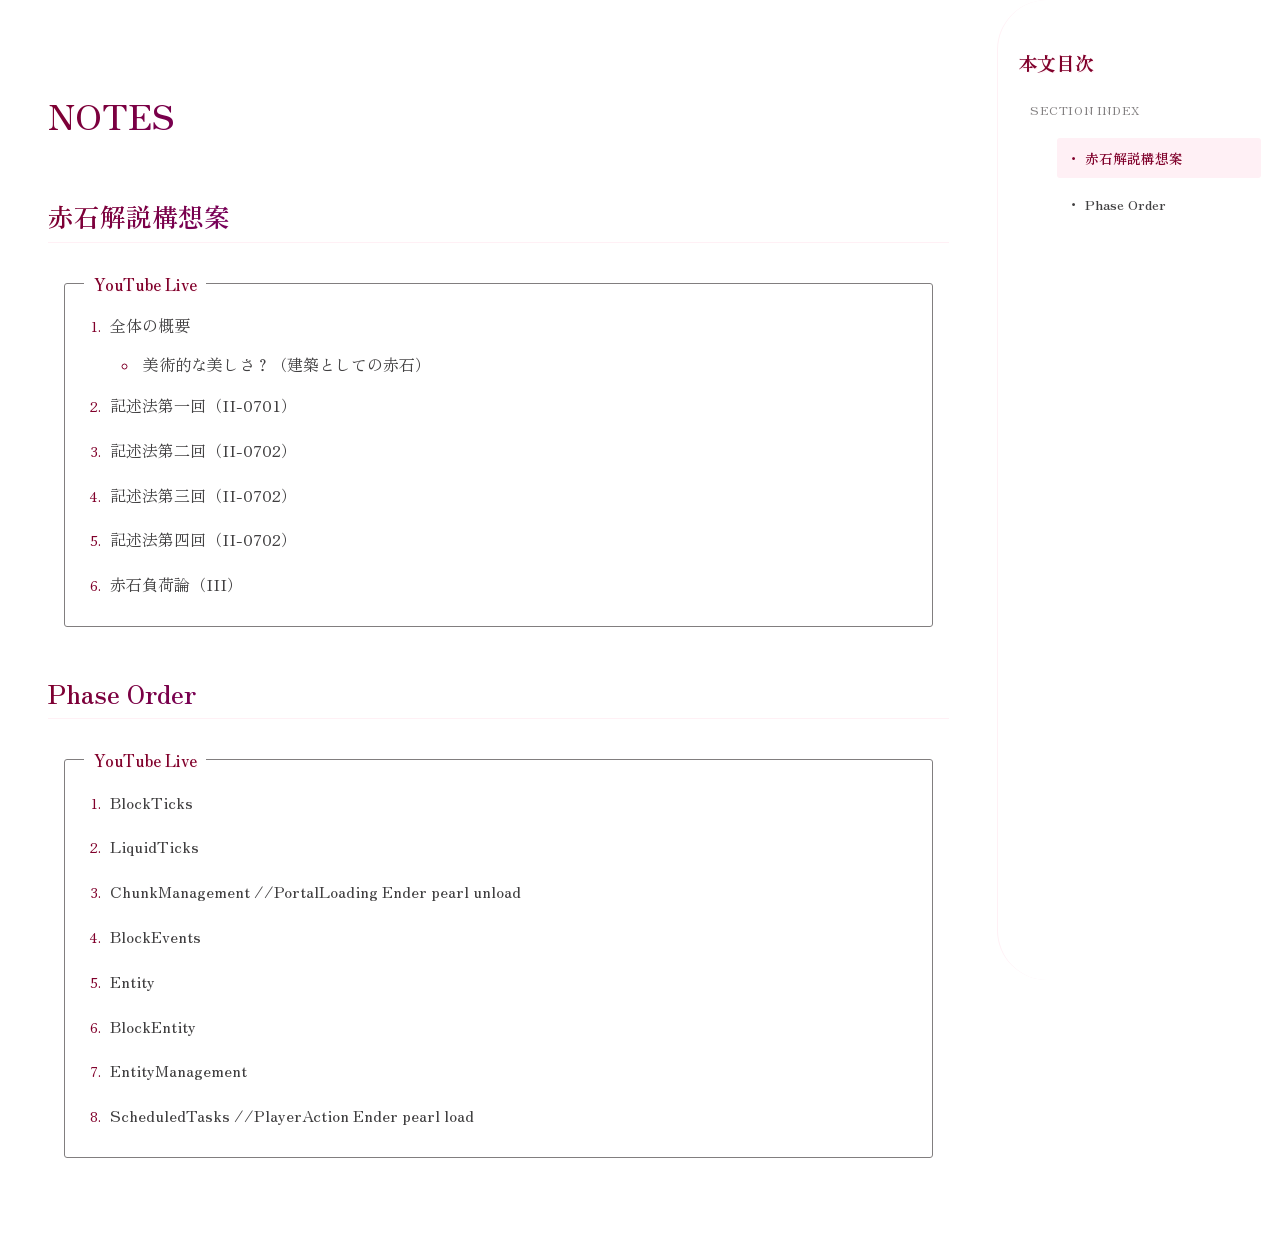
<file: notes.html>
<!DOCTYPE html>
<html lang="ja">
<head>
    <meta charset="UTF-8">
    <meta name="viewport" content="width=device-width, initial-scale=1.0">
    <title>赤石基礎論｜NOTES</title>
    <link rel="stylesheet" href="css/frout-style.css">
    <script src="js/frout-script.js" defer></script>
</head>
<body>

    <header>
        <h1>NOTES</h1>
    </header>

    <section>
        <h2 id="sec1">赤石解説構想案</h2>
        <div class="frout-list">
            <div>YouTube Live</div>
            <ol>
                <li>全体の概要
                    <ul><li>美術的な美しさ？（建築としての赤石）</li></ul>
                </li>
                <li>記述法第一回（II-0701）</li>
                <li>記述法第二回（II-0702）</li>
                <li>記述法第三回（II-0702）</li>
                <li>記述法第四回（II-0702）</li>
                <li>赤石負荷論（III）</li>
            </ol>
        </div>
    </section>

    <section>
        <h2 id="sec2">Phase Order</h2>
        <div class="frout-list">
            <div>YouTube Live</div>
            <ol>
                <li>BlockTicks</li>
                <li>LiquidTicks</li>
                <li>ChunkManagement	//PortalLoading	Ender pearl unload</li>
                <li>BlockEvents</li>
                <li>Entity</li>
                <li>BlockEntity</li>
                <li>EntityManagement</li>
                <li>ScheduledTasks	//PlayerAction	Ender pearl load</li>
            </ol>
        </div>
    </section>

</body>
</html>
</file>
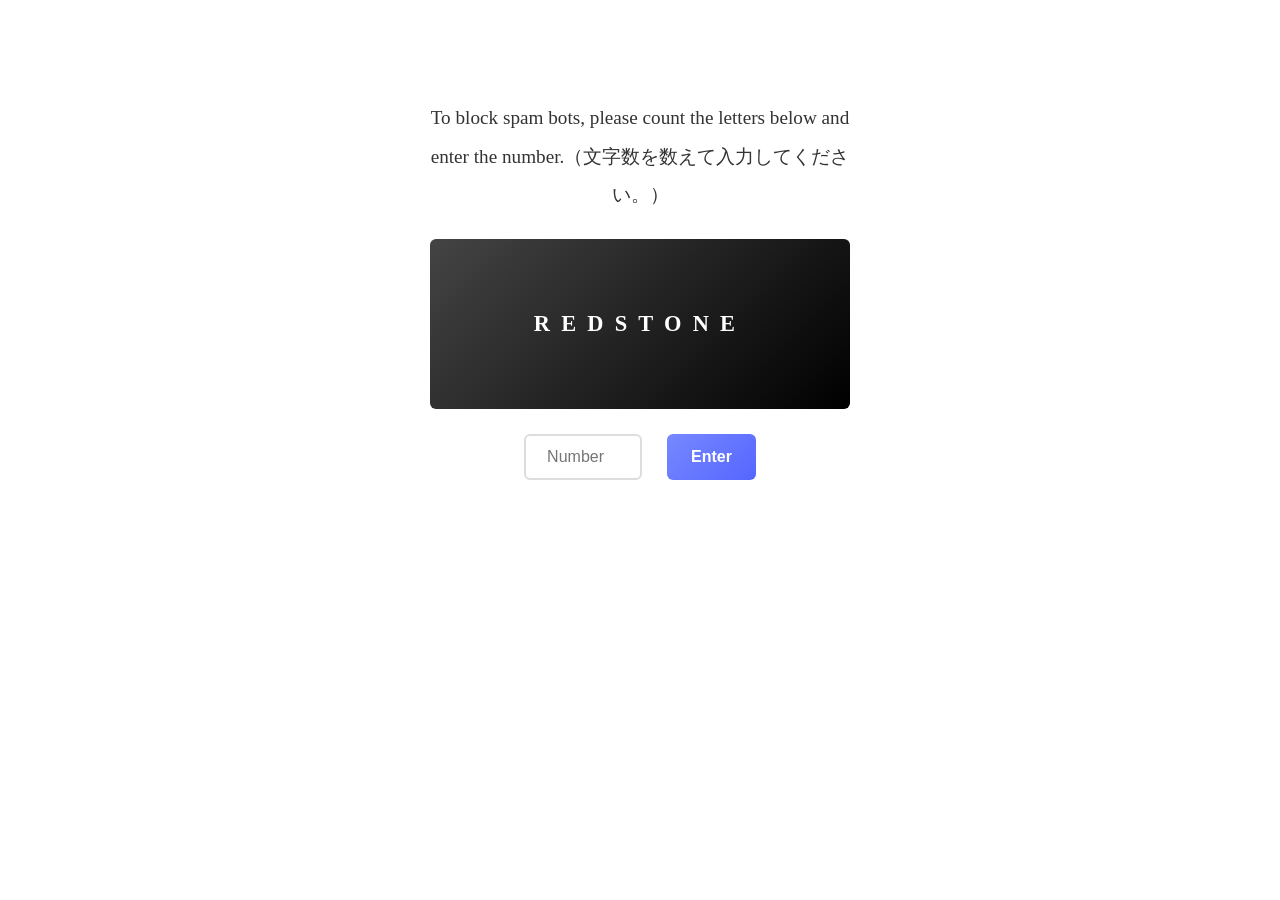
<file: misc/invitation.html>
<!DOCTYPE html>
<html lang="ja">
<head>
    <meta charset="UTF-8">
    <meta name="viewport" content="width=device-width, initial-scale=1.0">
    <title>Invitation!｜Frout</title>
    <link rel="shortcut icon" href="../image/favicon.ico">
    <link rel="stylesheet" href="../css/frout-style_inv.css">
    <script src="../js/frout-script_inv.js" defer></script>
</head>
<body>

<div class="container" id="main-card">
    <p id="desc">To block spam bots, please count the letters below and enter the number.（文字数を数えて入力してください。）</p>
    
    <div id="quiz-area">
        <div class="quiz-box">
            <p>REDSTONE</p>
        </div>
        <div class="input-area">
            <input type="number" id="answer" placeholder="Number" min="0" max="99">
            <button onclick="checkAnswer()">Enter</button>
        </div>
        <p id="error" class="error-msg hidden">Please enter the correct number.（再入力してください。）</p>
    </div>

    <div id="link-area" class="hidden">
        <p class="success-msg">✨ Redirecting to Discord...</p>
    </div>
</div>

</body>
</html>
</file>
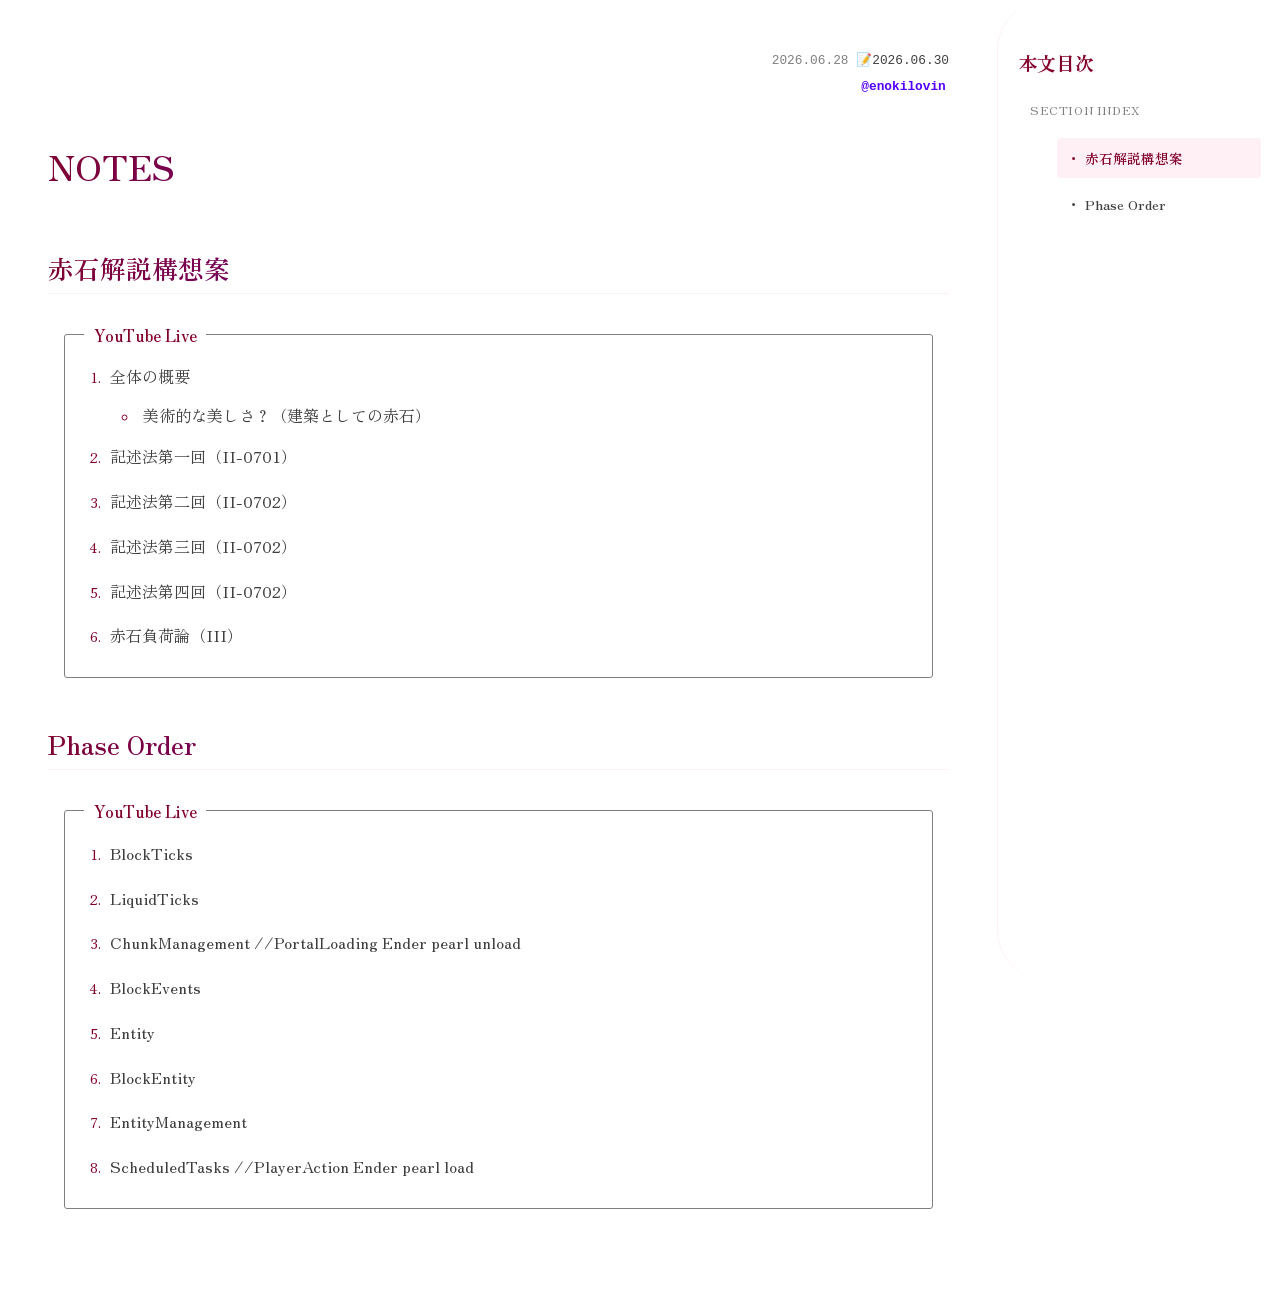
<file: misc/notes.html>
<!DOCTYPE html>
<html lang="ja">
<head>
    <meta charset="UTF-8">
    <meta name="viewport" content="width=device-width, initial-scale=1.0">
    <title>赤石基礎論｜NOTES</title>
    <link rel="stylesheet" href="../css/frout-style.css">
    <script src="../js/frout-script.js" defer></script>
</head>
<body>

    <header>
        <div class="frout-timestamp">
            <time datetime="2026-06-28">2026.06.28</time>
            <time datetime="2026-06-30">📝2026.06.30</time>
            <br><a href="https://x.com/enokilovin" target="_blank" rel="noopener noreferrer">@enokilovin</a>
        </div>
        <h1>NOTES</h1>
    </header>

    <section>
        <h2 id="sec1">赤石解説構想案</h2>
        <div class="frout-list">
            <div>YouTube Live</div>
            <ol>
                <li>全体の概要
                    <ul><li>美術的な美しさ？（建築としての赤石）</li></ul>
                </li>
                <li>記述法第一回（II-0701）</li>
                <li>記述法第二回（II-0702）</li>
                <li>記述法第三回（II-0702）</li>
                <li>記述法第四回（II-0702）</li>
                <li>赤石負荷論（III）</li>
            </ol>
        </div>
    </section>

    <section>
        <h2 id="sec2">Phase Order</h2>
        <div class="frout-list">
            <div>YouTube Live</div>
            <ol>
                <li>BlockTicks</li>
                <li>LiquidTicks</li>
                <li>ChunkManagement	//PortalLoading	Ender pearl unload</li>
                <li>BlockEvents</li>
                <li>Entity</li>
                <li>BlockEntity</li>
                <li>EntityManagement</li>
                <li>ScheduledTasks	//PlayerAction	Ender pearl load</li>
            </ol>
        </div>
    </section>

</body>
</html>
</file>
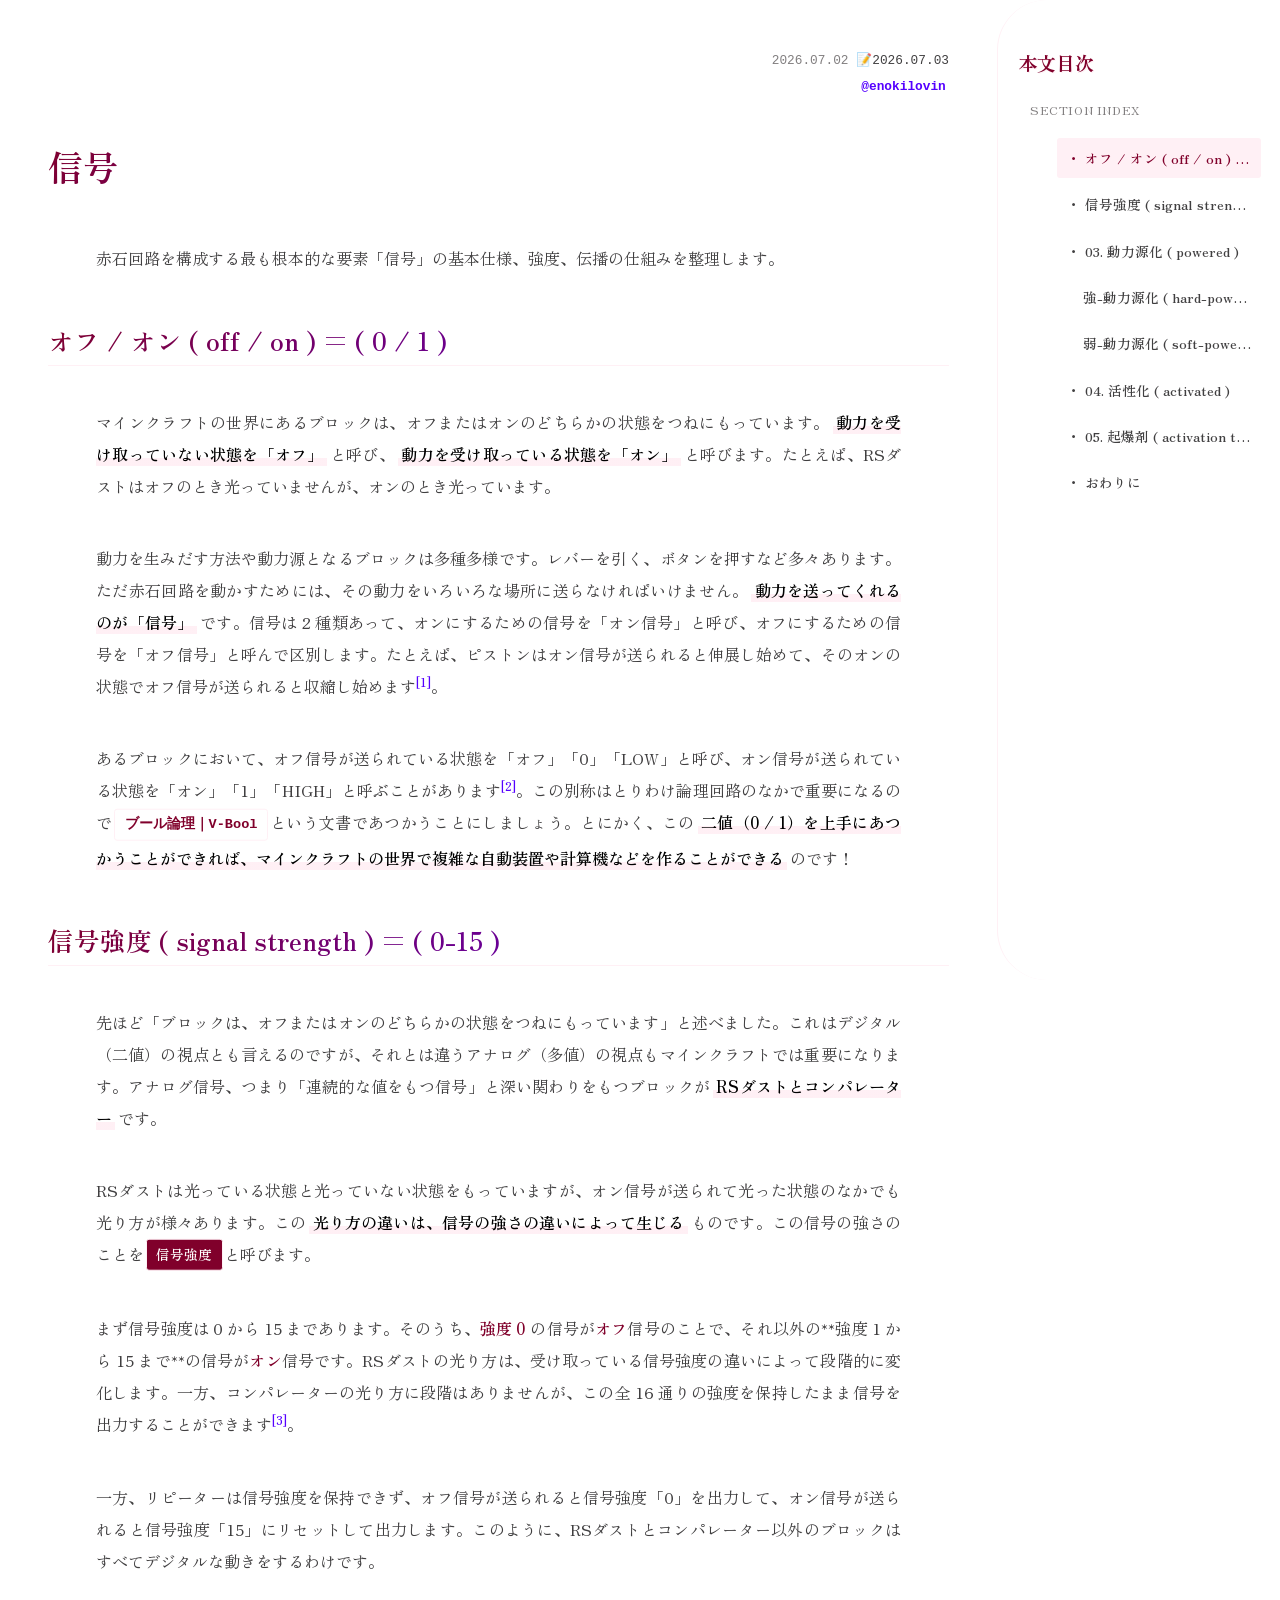
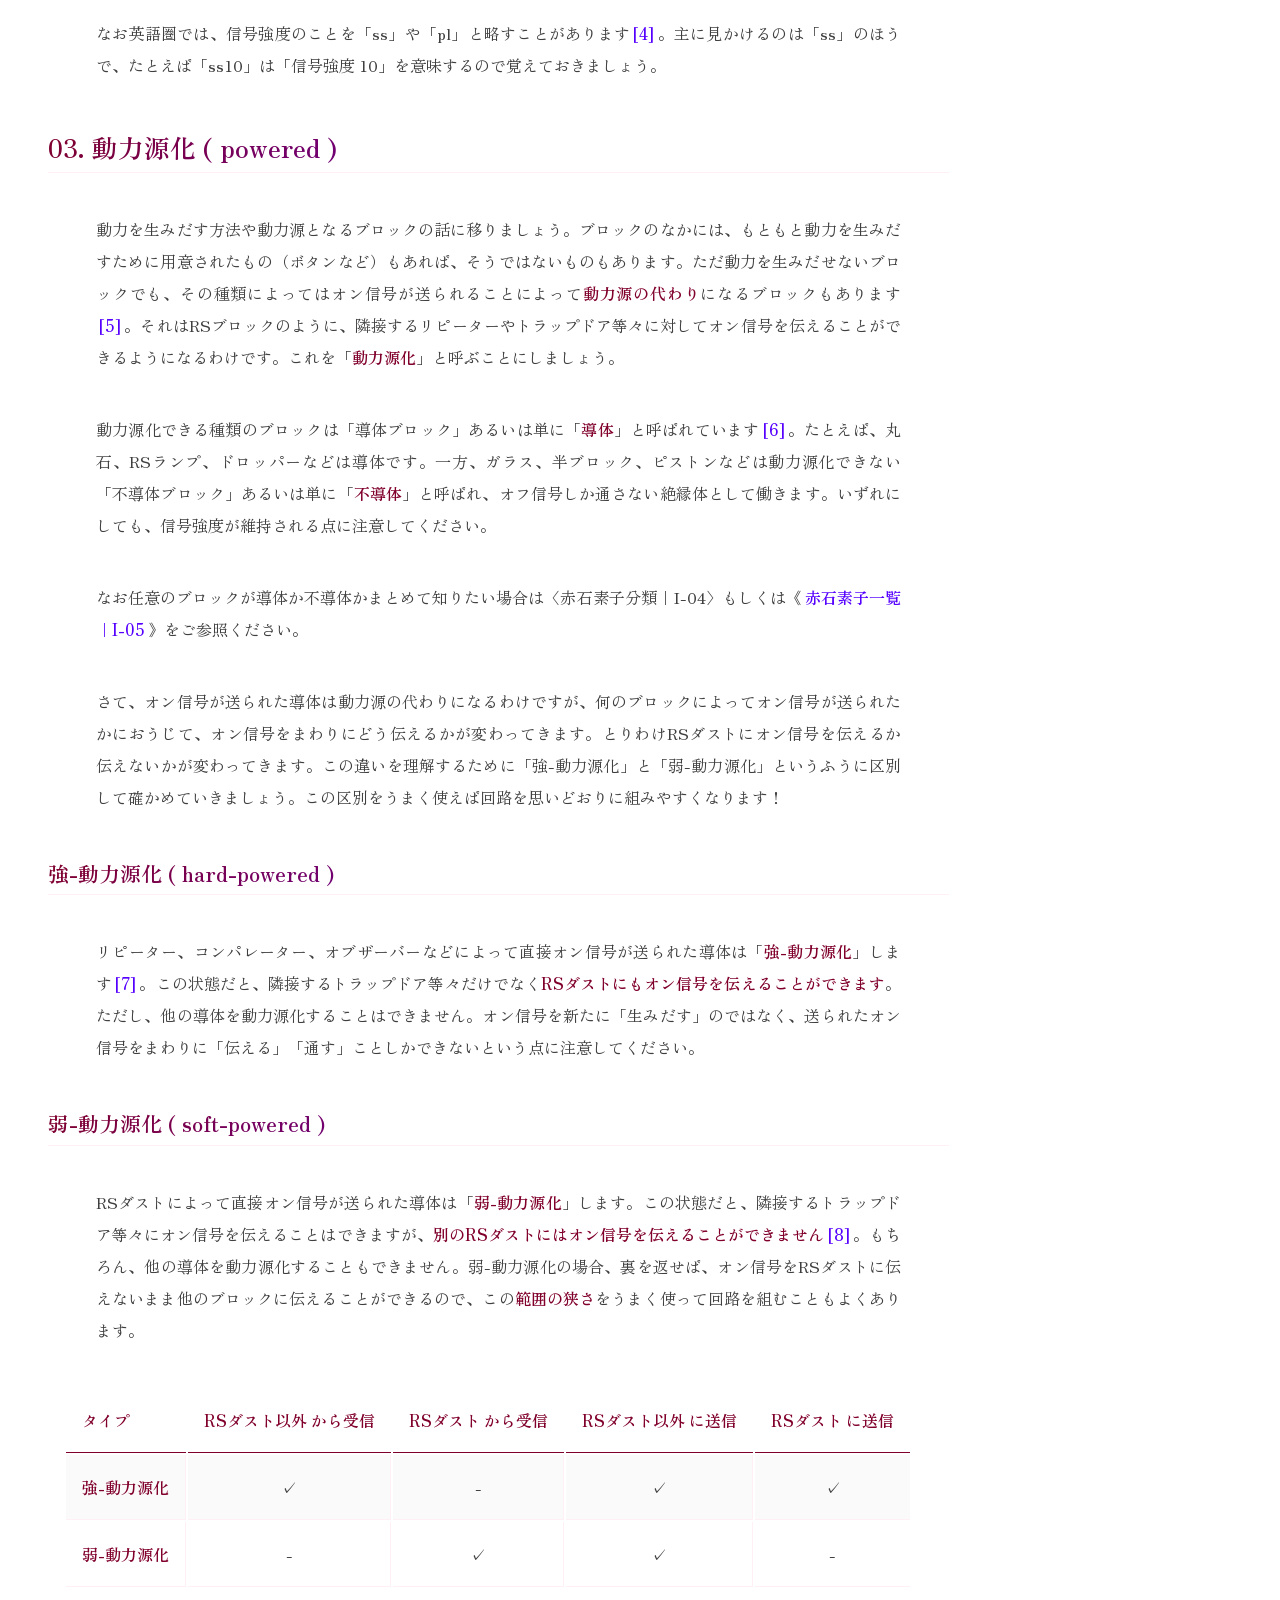
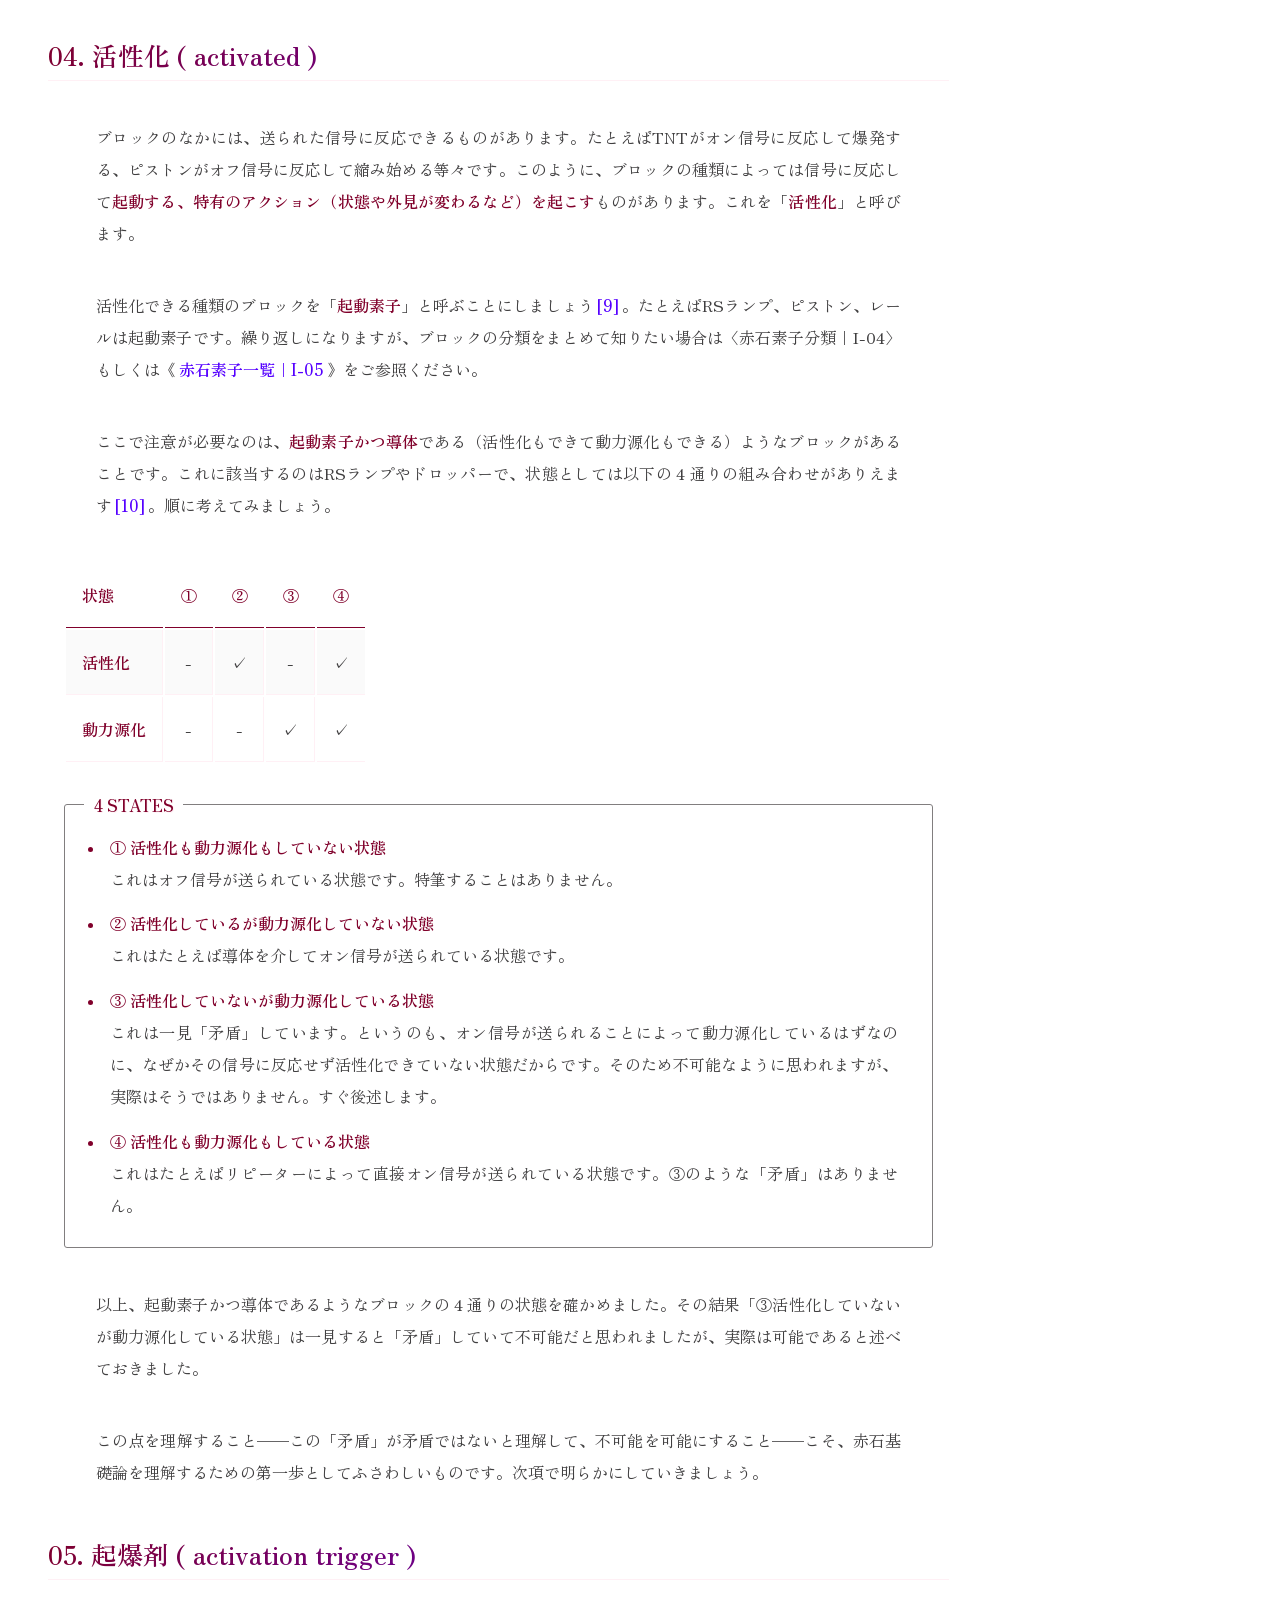
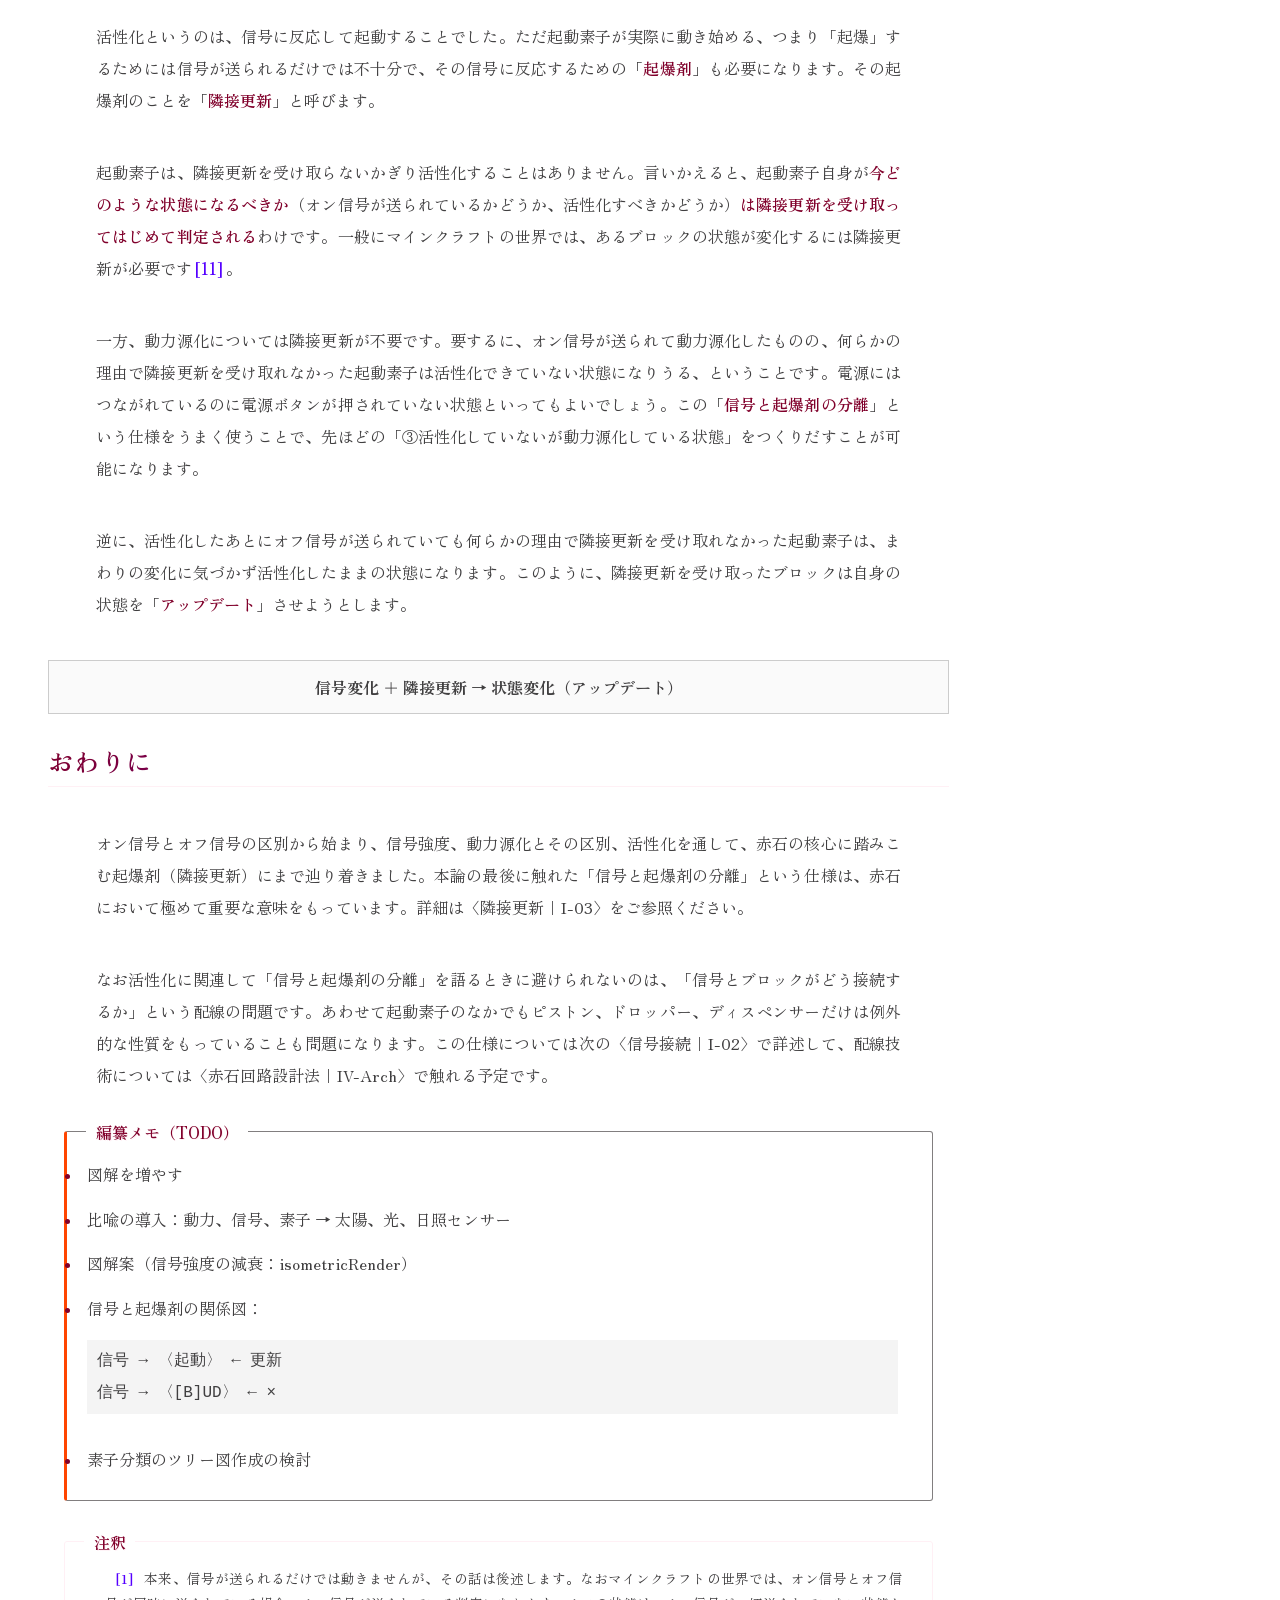
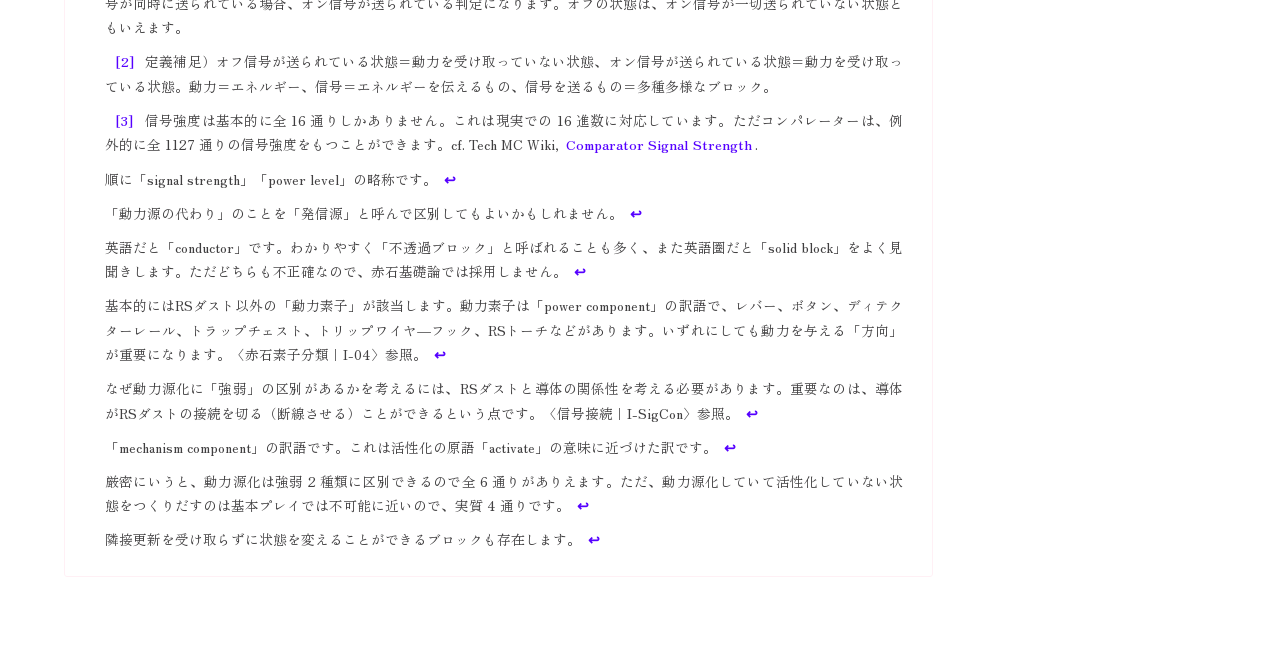
<file: rs-elm/i-sig.html>
<!DOCTYPE html>
<html lang="ja">
<head>
    <meta charset="UTF-8">
    <meta name="viewport" content="width=device-width, initial-scale=1.0">
    <title>信号 ( SIGNAL ) ｜赤石初歩論｜FRouT</title>
    <link rel="stylesheet" href="../css/frout-style.css">
    <script src="../js/frout-script.js" defer></script>
</head>
<body>

    <header>
        <div class="frout-timestamp">
            <time datetime="2026-06-28">2026.07.02</time>
            <time datetime="2026-06-30">📝2026.07.03</time>
            <br><a href="https://x.com/enokilovin" target="_blank" rel="noopener noreferrer">@enokilovin</a>
        </div>
        <h1>信号</h1>
        <p>赤石回路を構成する最も根本的な要素「信号」の基本仕様、強度、伝播の仕組みを整理します。</p>
    </header>

    <section id="section-01">
        <h2>オフ / オン ( off / on ) = ( 0 / 1 )</h2>
        <p>マインクラフトの世界にあるブロックは、オフまたはオンのどちらかの状態をつねにもっています。<mark>動力を受け取っていない状態を「オフ」</mark>と呼び、<mark>動力を受け取っている状態を「オン」</mark>と呼びます。たとえば、RSダストはオフのとき光っていませんが、オンのとき光っています。</p>
        
        <p>動力を生みだす方法や動力源となるブロックは多種多様です。レバーを引く、ボタンを押すなど多々あります。ただ赤石回路を動かすためには、その動力をいろいろな場所に送らなければいけません。<mark>動力を送ってくれるのが「信号」</mark>です。信号は 2 種類あって、オンにするための信号を「オン信号」と呼び、オフにするための信号を「オフ信号」と呼んで区別します。たとえば、ピストンはオン信号が送られると伸展し始めて、そのオンの状態でオフ信号が送られると収縮し始めます<sup><a href="#fn-1" id="sup-1">[1]</a></sup>。</p>
        
        <p>あるブロックにおいて、オフ信号が送られている状態を「オフ」「0」「LOW」と呼び、オン信号が送られている状態を「オン」「1」「HIGH」と呼ぶことがあります<sup><a href="#fn-2" id="sup-2">[2]</a></sup>。この別称はとりわけ論理回路のなかで重要になるので<span class="badge-xref">ブール論理｜V-Bool</span>という文書であつかうことにしましょう。とにかく、この<mark>二値（0 / 1）を上手にあつかうことができれば、マインクラフトの世界で複雑な自動装置や計算機などを作ることができる</mark>のです！</p>
    </section>

    <section id="section-02">
        <h2>信号強度 ( signal strength ) = ( 0-15 )</h2>
        <p>先ほど「ブロックは、オフまたはオンのどちらかの状態をつねにもっています」と述べました。これはデジタル（二値）の視点とも言えるのですが、それとは違うアナログ（多値）の視点もマインクラフトでは重要になります。アナログ信号、つまり「連続的な値をもつ信号」と深い関わりをもつブロックが<mark>RSダストとコンパレーター</mark>です。</p>
        
        <p>RSダストは光っている状態と光っていない状態をもっていますが、オン信号が送られて光った状態のなかでも光り方が様々あります。この<mark>光り方の違いは、信号の強さの違いによって生じる</mark>ものです。この信号の強さのことを<span class="badge-term">信号強度</span>と呼びます。</p>
        
        <p>まず信号強度は 0 から 15 まであります。そのうち、<strong>強度 0</strong> の信号が<strong>オフ</strong>信号のことで、それ以外の**強度 1 から 15 まで**の信号が<strong>オン</strong>信号です。RSダストの光り方は、受け取っている信号強度の違いによって段階的に変化します。一方、コンパレーターの光り方に段階はありませんが、この全 16 通りの強度を保持したまま信号を出力することができます<sup><a href="#fn-3" id="sup-3">[3]</a></sup>。</p>
        
        <p>一方、リピーターは信号強度を保持できず、オフ信号が送られると信号強度「0」を出力して、オン信号が送られると信号強度「15」にリセットして出力します。このように、RSダストとコンパレーター以外のブロックはすべてデジタルな動きをするわけです。</p>
        
        <p>なお英語圏では、信号強度のことを「ss」や「pl」と略すことがあります<a href="#fn-4" id="fnref-4" class="frout-fnref">[4]</a>。主に見かけるのは「ss」のほうで、たとえば「ss10」は「信号強度 10」を意味するので覚えておきましょう。</p>
    </section>

    <section id="section-03">
        <h2>03. 動力源化 ( powered )</h2>
        <p>動力を生みだす方法や動力源となるブロックの話に移りましょう。ブロックのなかには、もともと動力を生みだすために用意されたもの（ボタンなど）もあれば、そうではないものもあります。ただ動力を生みだせないブロックでも、その種類によってはオン信号が送られることによって<strong>動力源の代わり</strong>になるブロックもあります<a href="#fn-5" id="fnref-5" class="frout-fnref">[5]</a>。それはRSブロックのように、隣接するリピーターやトラップドア等々に対してオン信号を伝えることができるようになるわけです。これを「<strong>動力源化</strong>」と呼ぶことにしましょう。</p>
        
        <p>動力源化できる種類のブロックは「導体ブロック」あるいは単に「<strong>導体</strong>」と呼ばれています<a href="#fn-6" id="fnref-6" class="frout-fnref">[6]</a>。たとえば、丸石、RSランプ、ドロッパーなどは導体です。一方、ガラス、半ブロック、ピストンなどは動力源化できない「不導体ブロック」あるいは単に「<strong>不導体</strong>」と呼ばれ、オフ信号しか通さない絶縁体として働きます。いずれにしても、信号強度が維持される点に注意してください。</p>
        
        <p>なお任意のブロックが導体か不導体かまとめて知りたい場合は〈赤石素子分類｜I-04〉もしくは《<a href="https://docs.google.com/spreadsheets/d/1qNlQQlcUe8Ru-hSb54y4j7awFlFkwjqmdSGZ-JGZ3ss/edit?usp=sharing" target="_blank" rel="noopener noreferrer">赤石素子一覧｜I-05</a>》をご参照ください。</p>
        
        <p>さて、オン信号が送られた導体は動力源の代わりになるわけですが、何のブロックによってオン信号が送られたかにおうじて、オン信号をまわりにどう伝えるかが変わってきます。とりわけRSダストにオン信号を伝えるか伝えないかが変わってきます。この違いを理解するために「強-動力源化」と「弱-動力源化」というふうに区別して確かめていきましょう。この区別をうまく使えば回路を思いどおりに組みやすくなります！</p>

        <h3 id="section-03-hard">強-動力源化 ( hard-powered )</h3>
        <p>リピーター、コンパレーター、オブザーバーなどによって直接オン信号が送られた導体は「<strong>強-動力源化</strong>」します<a href="#fn-7" id="fnref-7" class="frout-fnref">[7]</a>。この状態だと、隣接するトラップドア等々だけでなく<strong>RSダストにもオン信号を伝えることができます</strong>。ただし、他の導体を動力源化することはできません。オン信号を新たに「生みだす」のではなく、送られたオン信号をまわりに「伝える」「通す」ことしかできないという点に注意してください。</p>

        <h3 id="section-03-soft">弱-動力源化 ( soft-powered )</h3>
        <p>RSダストによって直接オン信号が送られた導体は「<strong>弱-動力源化</strong>」します。この状態だと、隣接するトラップドア等々にオン信号を伝えることはできますが、<strong>別のRSダストにはオン信号を伝えることができません</strong><a href="#fn-8" id="fnref-8" class="frout-fnref">[8]</a>。もちろん、他の導体を動力源化することもできません。弱-動力源化の場合、裏を返せば、オン信号をRSダストに伝えないまま他のブロックに伝えることができるので、この<strong>範囲の狭さ</strong>をうまく使って回路を組むこともよくあります。</p>

        <table class="frout-table">
            <thead>
                <tr>
                    <th>タイプ</th>
                    <th>RSダスト以外 から受信</th>
                    <th>RSダスト から受信</th>
                    <th>RSダスト以外 に送信</th>
                    <th>RSダスト に送信</th>
                </tr>
            </thead>
            <tbody>
                <tr>
                    <td><strong>強-動力源化</strong></td>
                    <td style="text-align: center;">✓</td>
                    <td style="text-align: center;">-</td>
                    <td style="text-align: center;">✓</td>
                    <td style="text-align: center;">✓</td>
                </tr>
                <tr>
                    <td><strong>弱-動力源化</strong></td>
                    <td style="text-align: center;">-</td>
                    <td style="text-align: center;">✓</td>
                    <td style="text-align: center;">✓</td>
                    <td style="text-align: center;">-</td>
                </tr>
            </tbody>
        </table>
    </section>

    <section id="section-04">
        <h2>04. 活性化 ( activated )</h2>
        <p>ブロックのなかには、送られた信号に反応できるものがあります。たとえばTNTがオン信号に反応して爆発する、ピストンがオフ信号に反応して縮み始める等々です。このように、ブロックの種類によっては信号に反応して<strong>起動する、特有のアクション（状態や外見が変わるなど）を起こす</strong>ものがあります。これを「<strong>活性化</strong>」と呼びます。</p>
        
        <p>活性化できる種類のブロックを「<strong>起動素子</strong>」と呼ぶことにしましょう<a href="#fn-9" id="fnref-9" class="frout-fnref">[9]</a>。たとえばRSランプ、ピストン、レールは起動素子です。繰り返しになりますが、ブロックの分類をまとめて知りたい場合は〈赤石素子分類｜I-04〉もしくは《<a href="https://docs.google.com/spreadsheets/d/1qNlQQlcUe8Ru-hSb54y4j7awFlFkwjqmdSGZ-JGZ3ss/edit?usp=sharing" target="_blank" rel="noopener noreferrer">赤石素子一覧｜I-05</a>》をご参照ください。</p>
        
        <p>ここで注意が必要なのは、<strong>起動素子かつ導体</strong>である（活性化もできて動力源化もできる）ようなブロックがあることです。これに該当するのはRSランプやドロッパーで、状態としては以下の 4 通りの組み合わせがありえます<a href="#fn-10" id="fnref-10" class="frout-fnref">[10]</a>。順に考えてみましょう。</p>

        <table class="frout-table">
            <thead>
                <tr>
                    <th>状態</th>
                    <th style="text-align: center;">①</th>
                    <th style="text-align: center;">②</th>
                    <th style="text-align: center;">③</th>
                    <th style="text-align: center;">④</th>
                </tr>
            </thead>
            <tbody>
                <tr>
                    <td><strong>活性化</strong></td>
                    <td style="text-align: center;">-</td>
                    <td style="text-align: center;">✓</td>
                    <td style="text-align: center;">-</td>
                    <td style="text-align: center;">✓</td>
                </tr>
                <tr>
                    <td><strong>動力源化</strong></td>
                    <td style="text-align: center;">-</td>
                    <td style="text-align: center;">-</td>
                    <td style="text-align: center;">✓</td>
                    <td style="text-align: center;">✓</td>
                </tr>
            </tbody>
        </table>

        <div class="frout-list">
            <div>4 STATES</div>
            <ul>
                <li><strong>① 活性化も動力源化もしていない状態</strong><br>これはオフ信号が送られている状態です。特筆することはありません。</li>
                <li><strong>② 活性化しているが動力源化していない状態</strong><br>これはたとえば導体を介してオン信号が送られている状態です。</li>
                <li><strong>③ 活性化していないが動力源化している状態</strong><br>これは一見「矛盾」しています。というのも、オン信号が送られることによって動力源化しているはずなのに、なぜかその信号に反応せず活性化できていない状態だからです。そのため不可能なように思われますが、実際はそうではありません。すぐ後述します。</li>
                <li><strong>④ 活性化も動力源化もしている状態</strong><br>これはたとえばリピーターによって直接オン信号が送られている状態です。③のような「矛盾」はありません。</li>
            </ul>
        </div>

        <p>以上、起動素子かつ導体であるようなブロックの 4 通りの状態を確かめました。その結果「③活性化していないが動力源化している状態」は一見すると「矛盾」していて不可能だと思われましたが、実際は可能であると述べておきました。</p>
        <p>この点を理解すること——この「矛盾」が矛盾ではないと理解して、不可能を可能にすること——こそ、赤石基礎論を理解するための第一歩としてふさわしいものです。次項で明らかにしていきましょう。</p>
    </section>

    <section id="section-05">
        <h2>05. 起爆剤 ( activation trigger )</h2>
        <p>活性化というのは、信号に反応して起動することでした。ただ起動素子が実際に動き始める、つまり「起爆」するためには信号が送られるだけでは不十分で、その信号に反応するための「<strong>起爆剤</strong>」も必要になります。その起爆剤のことを「<strong>隣接更新</strong>」と呼びます。</p>
        
        <p>起動素子は、隣接更新を受け取らないかぎり活性化することはありません。言いかえると、起動素子自身が<strong>今どのような状態になるべきか</strong>（オン信号が送られているかどうか、活性化すべきかどうか）<strong>は隣接更新を受け取ってはじめて判定される</strong>わけです。一般にマインクラフトの世界では、あるブロックの状態が変化するには隣接更新が必要です<a href="#fn-11" id="fnref-11" class="frout-fnref">[11]</a>。</p>
        
        <p>一方、動力源化については隣接更新が不要です。要するに、オン信号が送られて動力源化したものの、何らかの理由で隣接更新を受け取れなかった起動素子は活性化できていない状態になりうる、ということです。電源にはつながれているのに電源ボタンが押されていない状態といってもよいでしょう。この「<strong>信号と起爆剤の分離</strong>」という仕様をうまく使うことで、先ほどの「③活性化していないが動力源化している状態」をつくりだすことが可能になります。</p>
        
        <p>逆に、活性化したあとにオフ信号が送られていても何らかの理由で隣接更新を受け取れなかった起動素子は、まわりの変化に気づかず活性化したままの状態になります。このように、隣接更新を受け取ったブロックは自身の状態を「<strong>アップデート</strong>」させようとします。</p>

        <div style="border: 1px solid #ccc; padding: 10px; text-align: center; font-weight: bold; background: #fafafa; margin: 20px 0;">
            信号変化 ＋ 隣接更新 → 状態変化（アップデート）
        </div>
    </section>

    <section id="conclusion">
        <h2>おわりに</h2>
        <p>オン信号とオフ信号の区別から始まり、信号強度、動力源化とその区別、活性化を通して、赤石の核心に踏みこむ起爆剤（隣接更新）にまで辿り着きました。本論の最後に触れた「信号と起爆剤の分離」という仕様は、赤石において極めて重要な意味をもっています。詳細は〈隣接更新｜I-03〉をご参照ください。</p>
        
        <p>なお活性化に関連して「信号と起爆剤の分離」を語るときに避けられないのは、「信号とブロックがどう接続するか」という配線の問題です。あわせて起動素子のなかでもピストン、ドロッパー、ディスペンサーだけは例外的な性質をもっていることも問題になります。この仕様については次の〈信号接続｜I-02〉で詳述して、配線技術については〈赤石回路設計法｜IV-Arch〉で触れる予定です。</p>

        <div class="frout-list" style="margin-top: 30px; border-left: 3px solid #ff4500; padding-left: 15px;">
            <div>編纂メモ（TODO）</div>
            <ul>
                <li>図解を増やす</li>
                <li>比喩の導入：動力、信号、素子 → 太陽、光、日照センサー</li>
                <li>図解案（信号強度の減衰：isometricRender）</li>
                <li>信号と起爆剤の関係図：
                    <pre style="background: #f4f4f4; padding: 5px 10px; font-family: monospace;">
信号 → 〈起動〉 ← 更新
信号 → 〈[B]UD〉 ← ×</pre>
                </li>
                <li>素子分類のツリー図作成の検討</li>
            </ul>
        </div>
    </section>

    <section id="footnotes" class="frout-footnote">
        <div>注釈</div>
        <ol>
            <li id="fn-1"><span><a href="#sup-1">[1]</a></span>本来、信号が送られるだけでは動きませんが、その話は後述します。なおマインクラフトの世界では、オン信号とオフ信号が同時に送られている場合、オン信号が送られている判定になります。オフの状態は、オン信号が一切送られていない状態ともいえます。</li>
            <li id="fn-2"><span><a href="#sup-2">[2]</a></span>定義補足）オフ信号が送られている状態＝動力を受け取っていない状態、オン信号が送られている状態＝動力を受け取っている状態。動力＝エネルギー、信号＝エネルギーを伝えるもの、信号を送るもの＝多種多様なブロック。</li>
            <li id="fn-3"><span><a href="#sup-3">[3]</a></span><span>信号強度は基本的に全 16 通りしかありません。これは現実での 16 進数に対応しています。ただコンパレーターは、例外的に全 1127 通りの信号強度をもつことができます。cf. Tech MC Wiki, <a href="https://techmcdocs.github.io/pages/GameMechanics/ComparatorSignalStrength/" target="_blank" rel="noopener noreferrer">Comparator Signal Strength</a>.</span></li>
            <li id="fn-4">順に「signal strength」「power level」の略称です。 <a href="#fnref-4">↩</a></li>
            <li id="fn-5">「動力源の代わり」のことを「発信源」と呼んで区別してもよいかもしれません。 <a href="#fnref-5">↩</a></li>
            <li id="fn-6">英語だと「conductor」です。わかりやすく「不透過ブロック」と呼ばれることも多く、また英語圏だと「solid block」をよく見聞きします。ただどちらも不正確なので、赤石基礎論では採用しません。 <a href="#fnref-6">↩</a></li>
            <li id="fn-7">基本的にはRSダスト以外の「動力素子」が該当します。動力素子は「power component」の訳語で、レバー、ボタン、ディテクターレール、トラップチェスト、トリップワイヤ―フック、RSトーチなどがあります。いずれにしても動力を与える「方向」が重要になります。〈赤石素子分類｜I-04〉参照。 <a href="#fnref-7">↩</a></li>
            <li id="fn-8">なぜ動力源化に「強弱」の区別があるかを考えるには、RSダストと導体の関係性を考える必要があります。重要なのは、導体がRSダストの接続を切る（断線させる）ことができるという点です。〈信号接続｜I-SigCon〉参照。 <a href="#fnref-8">↩</a></li>
            <li id="fn-9">「mechanism component」の訳語です。これは活性化の原語「activate」の意味に近づけた訳です。 <a href="#fnref-9">↩</a></li>
            <li id="fn-10">厳密にいうと、動力源化は強弱 2 種類に区別できるので全 6 通りがありえます。ただ、動力源化していて活性化していない状態をつくりだすのは基本プレイでは不可能に近いので、実質 4 通りです。 <a href="#fnref-10">↩</a></li>
            <li id="fn-11">隣接更新を受け取らずに状態を変えることができるブロックも存在します。 <a href="#fnref-11">↩</a></li>
        </ol>
    </section>

</body>
</html>
</file>
<file: css/frout-style.css>
@import url('https://fonts.googleapis.com/css2?family=PT+Mono&family=Zen+Old+Mincho:wght@400;600;700&display=swap');

@import url('frout-style_variables.css');
@import url('frout-style_texts.css');
@import url('frout-style_blocks.css');
@import url('frout-style_toc.css');

body {
    box-sizing: border-box;
    margin: 0;
    padding: 0;
    animation: fadeIn 0.8s ease-in-out forwards;
}

@keyframes fadeIn {
    0% {
        opacity: 0.5;
        transform: translateY(4px);
    }
    100% {
        opacity: 1;
        transform: translateY(0);
    }
}

html {
    scroll-behavior: smooth;
}

[id] {
    scroll-margin-top: 2.5rem;
}
</file>
<file: css/frout-style_inv.css>
body { 
    font-family: 'Times New Roman', serif; 
    text-align: center; 
    padding: 80px 10px; 
    color: #fff; 
    margin: 0;
    animation: fadeIn 0.8s ease-in-out forwards;
}
@keyframes fadeIn {
    0% {
        opacity: 0.5;
        transform: translateY(4px);
    }
    100% {
        opacity: 1;
        transform: translateY(0);
    }
}
.container { 
    max-width: 420px; 
    margin: 0 auto; 
    font-size: 1.2rem;
    color: #333;
    line-height: 2;
}
.quiz-box { 
    background: linear-gradient(135deg, #444, #000);
    padding: 40px 10px; 
    margin: 25px 0; 
    font-size: 1.4rem;
    font-weight: bold;
    color: #fff;
    letter-spacing: 0.5em;
    border-radius: 6px; 
    overflow-x: auto;
}
.input-area { 
    display: flex;
    justify-content: center;
    gap: 25px;
}
input[type="number"] { 
    width: 90px; 
    padding: 12px; 
    font-size: 1rem; 
    border-radius: 6px; 
    border: 2px solid #ddd; 
    text-align: center; 
    outline: none;
}
input[type="number"]:focus {
    border-color: #666;
}
button { 
    padding: 0 24px; 
    font-size: 1rem; 
    background: linear-gradient(135deg, #78f, #56f); 
    color: #fff; 
    border: none; 
    border-radius: 6px; 
    cursor: pointer; 
    font-weight: bold; 
    transition: all 0.2s;
}
button:hover { 
    background: linear-gradient(135deg, #56f, #34f);
}
.hidden { 
    display: none; 
}
.error-msg { 
    color: #f56; 
    font-size: 0.9rem; 
    margin-top: 18px; 
    font-weight: bold;
}
.success-msg {
    color: #56F; 
    font-weight: bold; 
    font-size: 1.3rem;
    letter-spacing: 0.05rem;
    margin-top: 25px;
}
</file>
